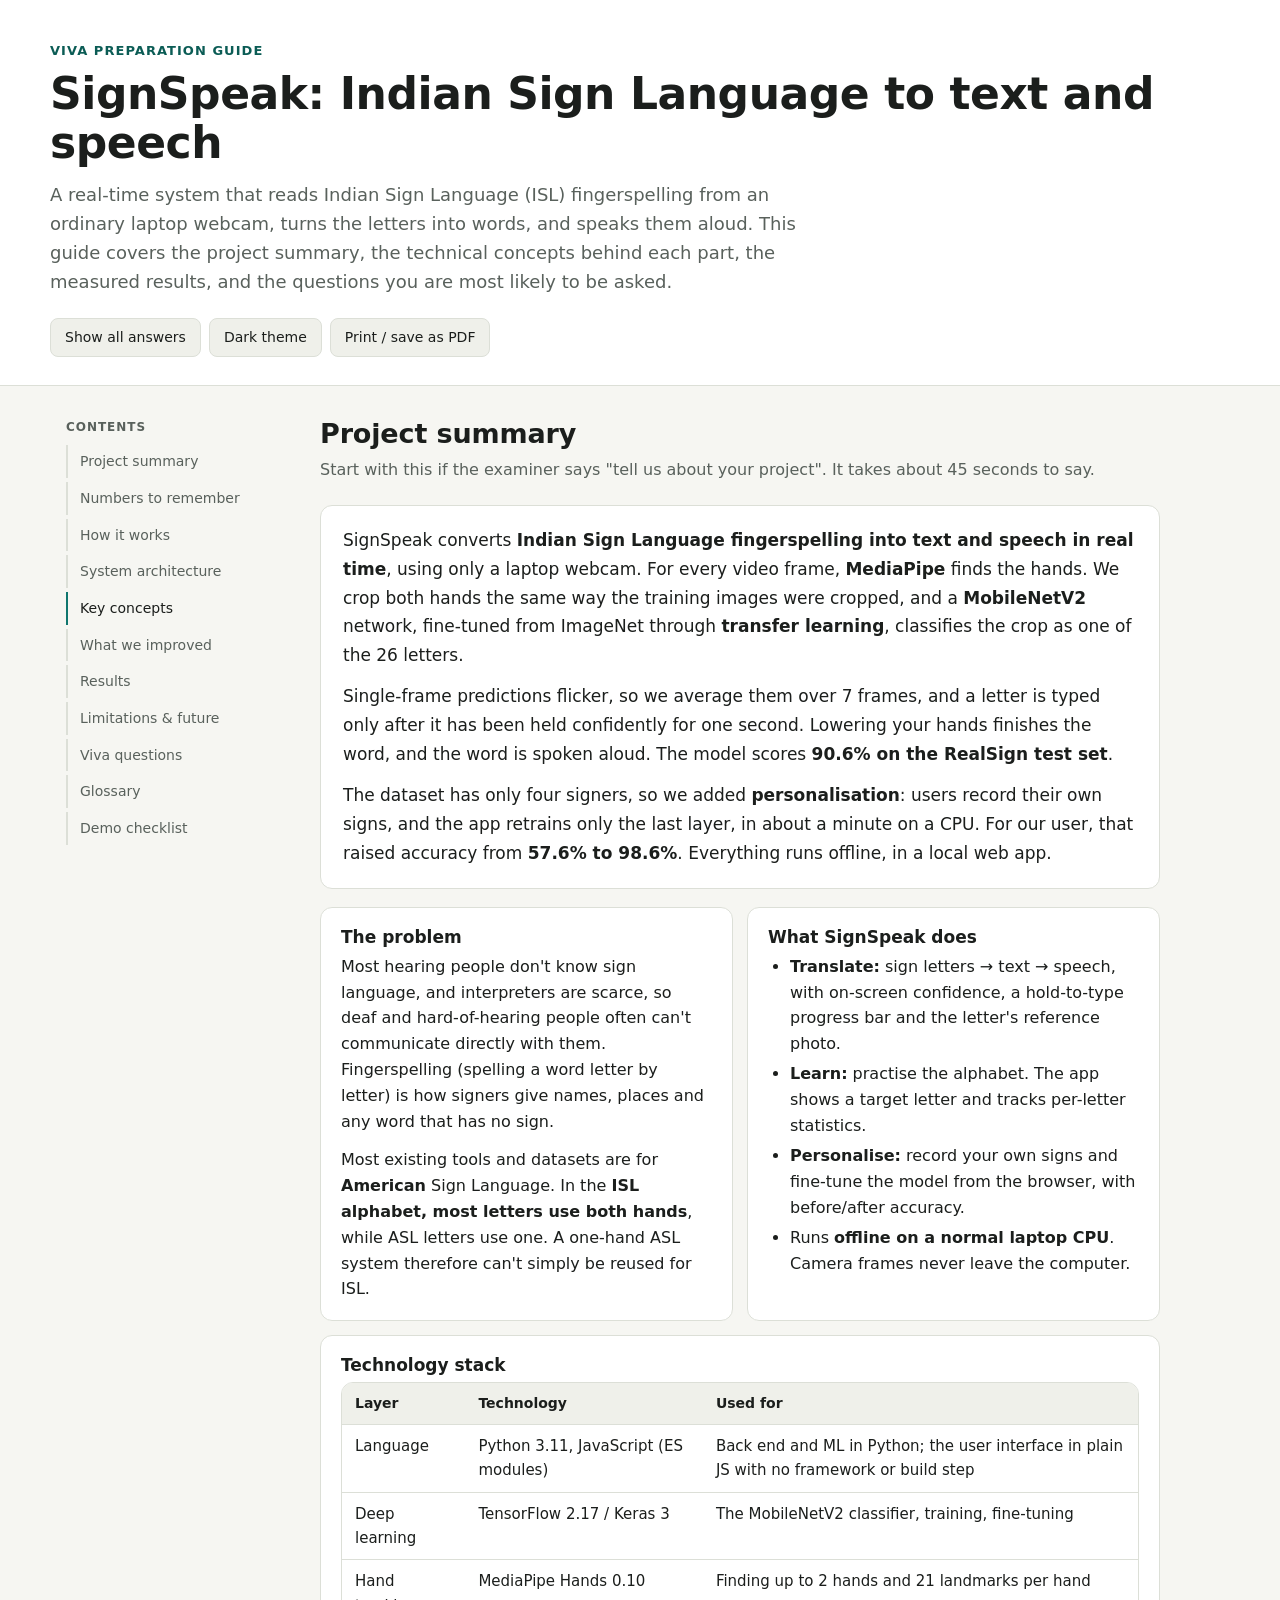
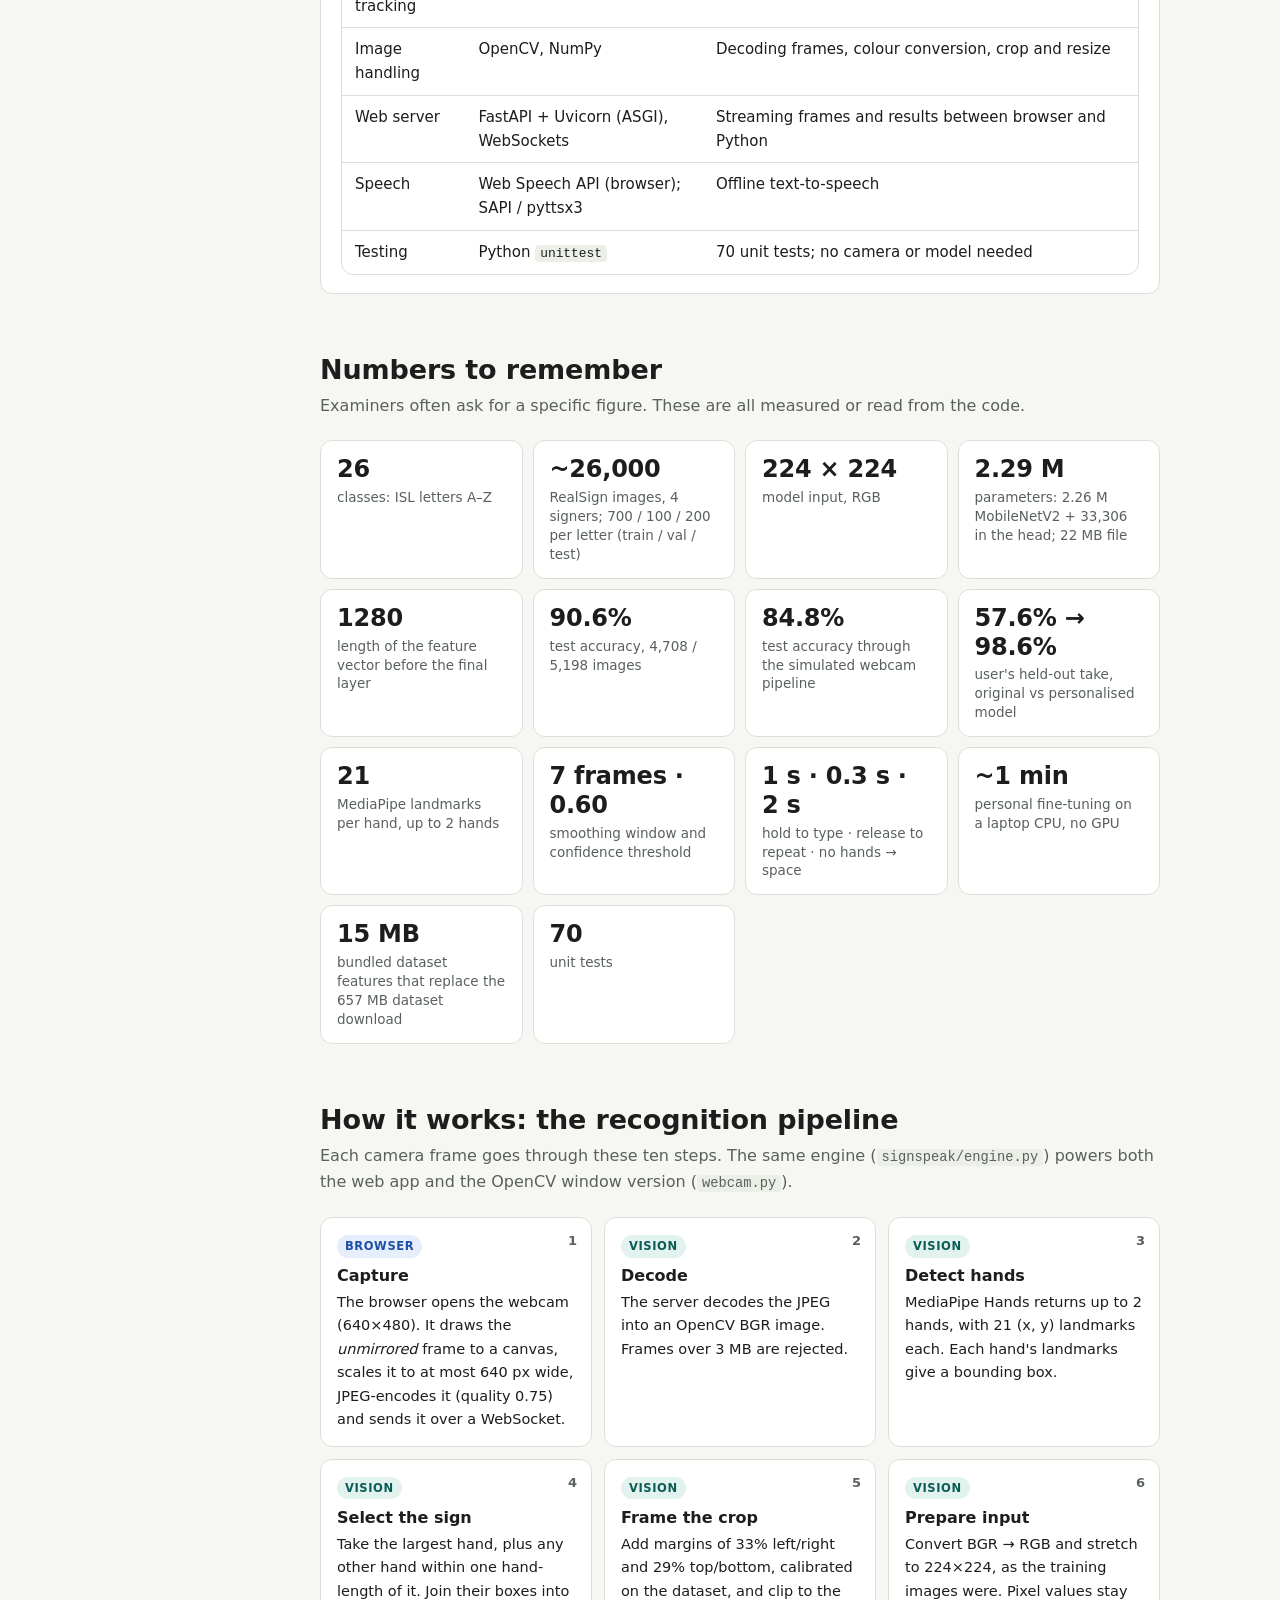
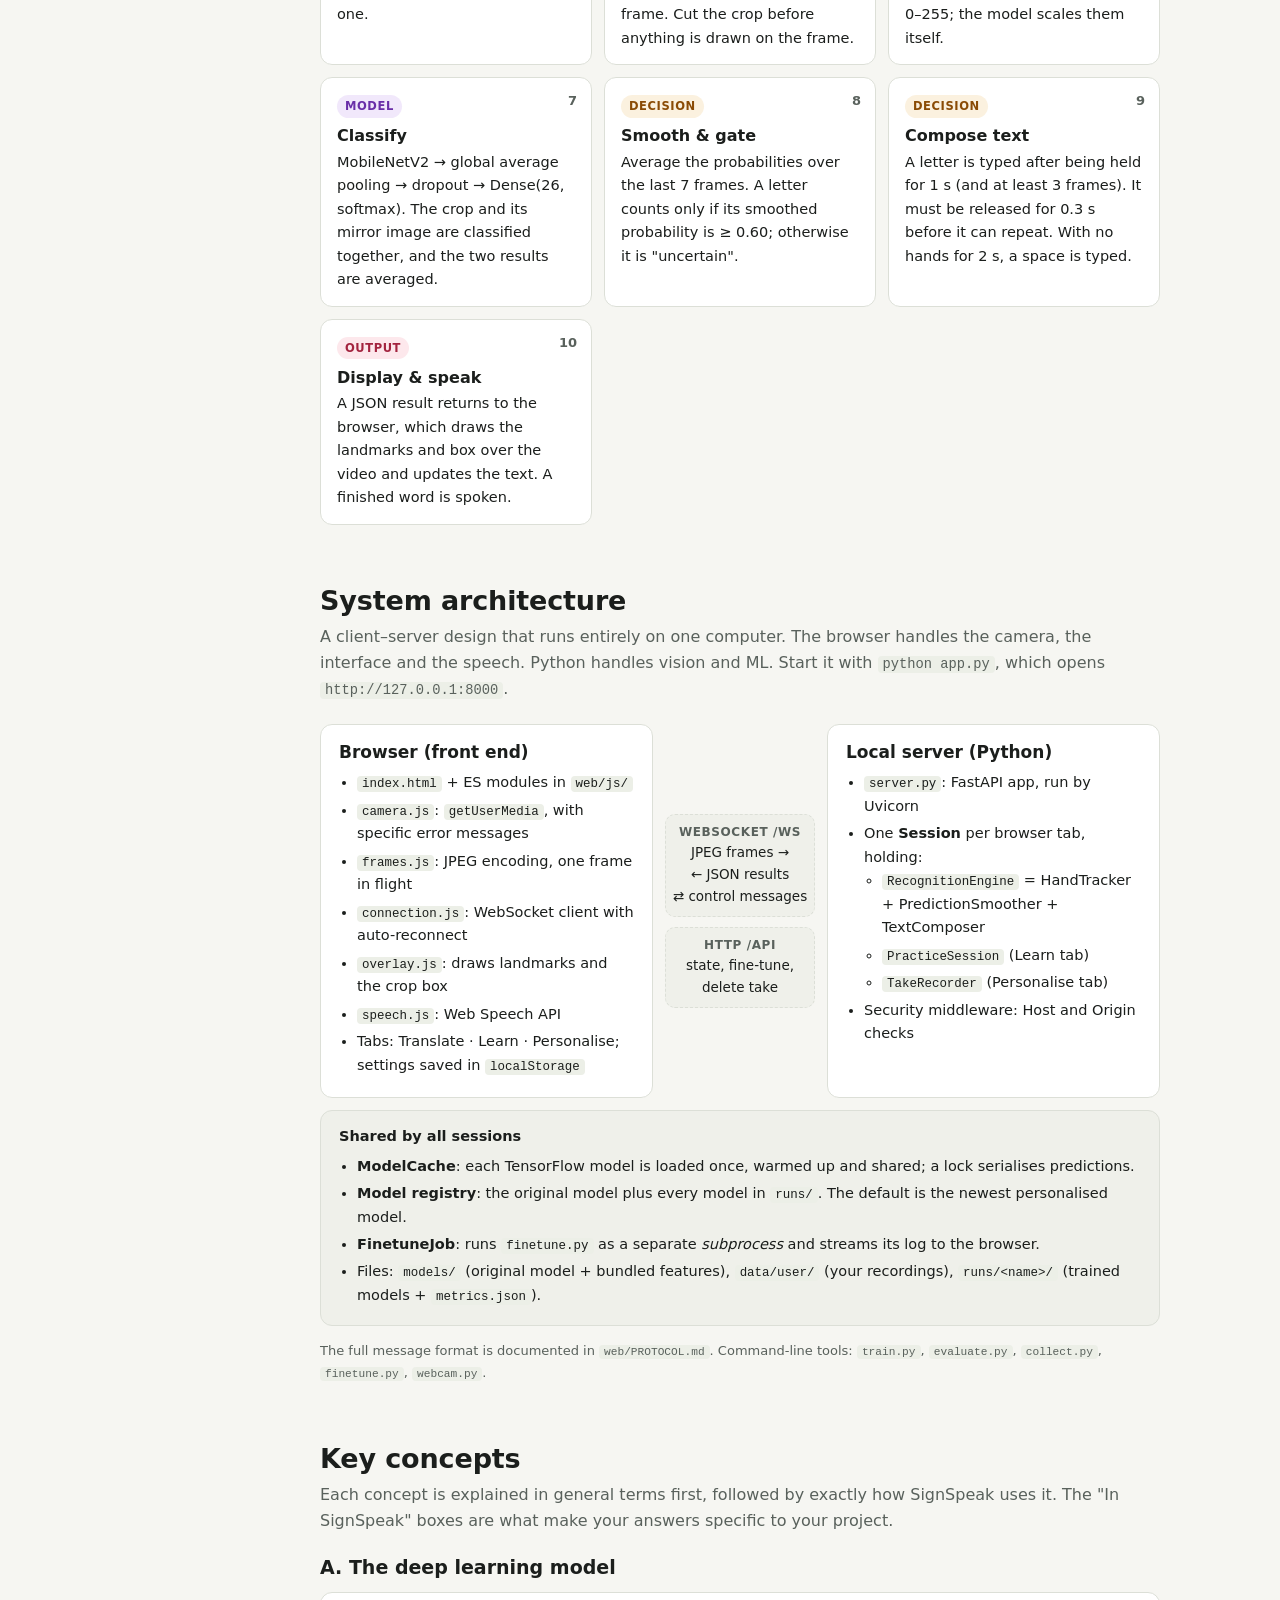
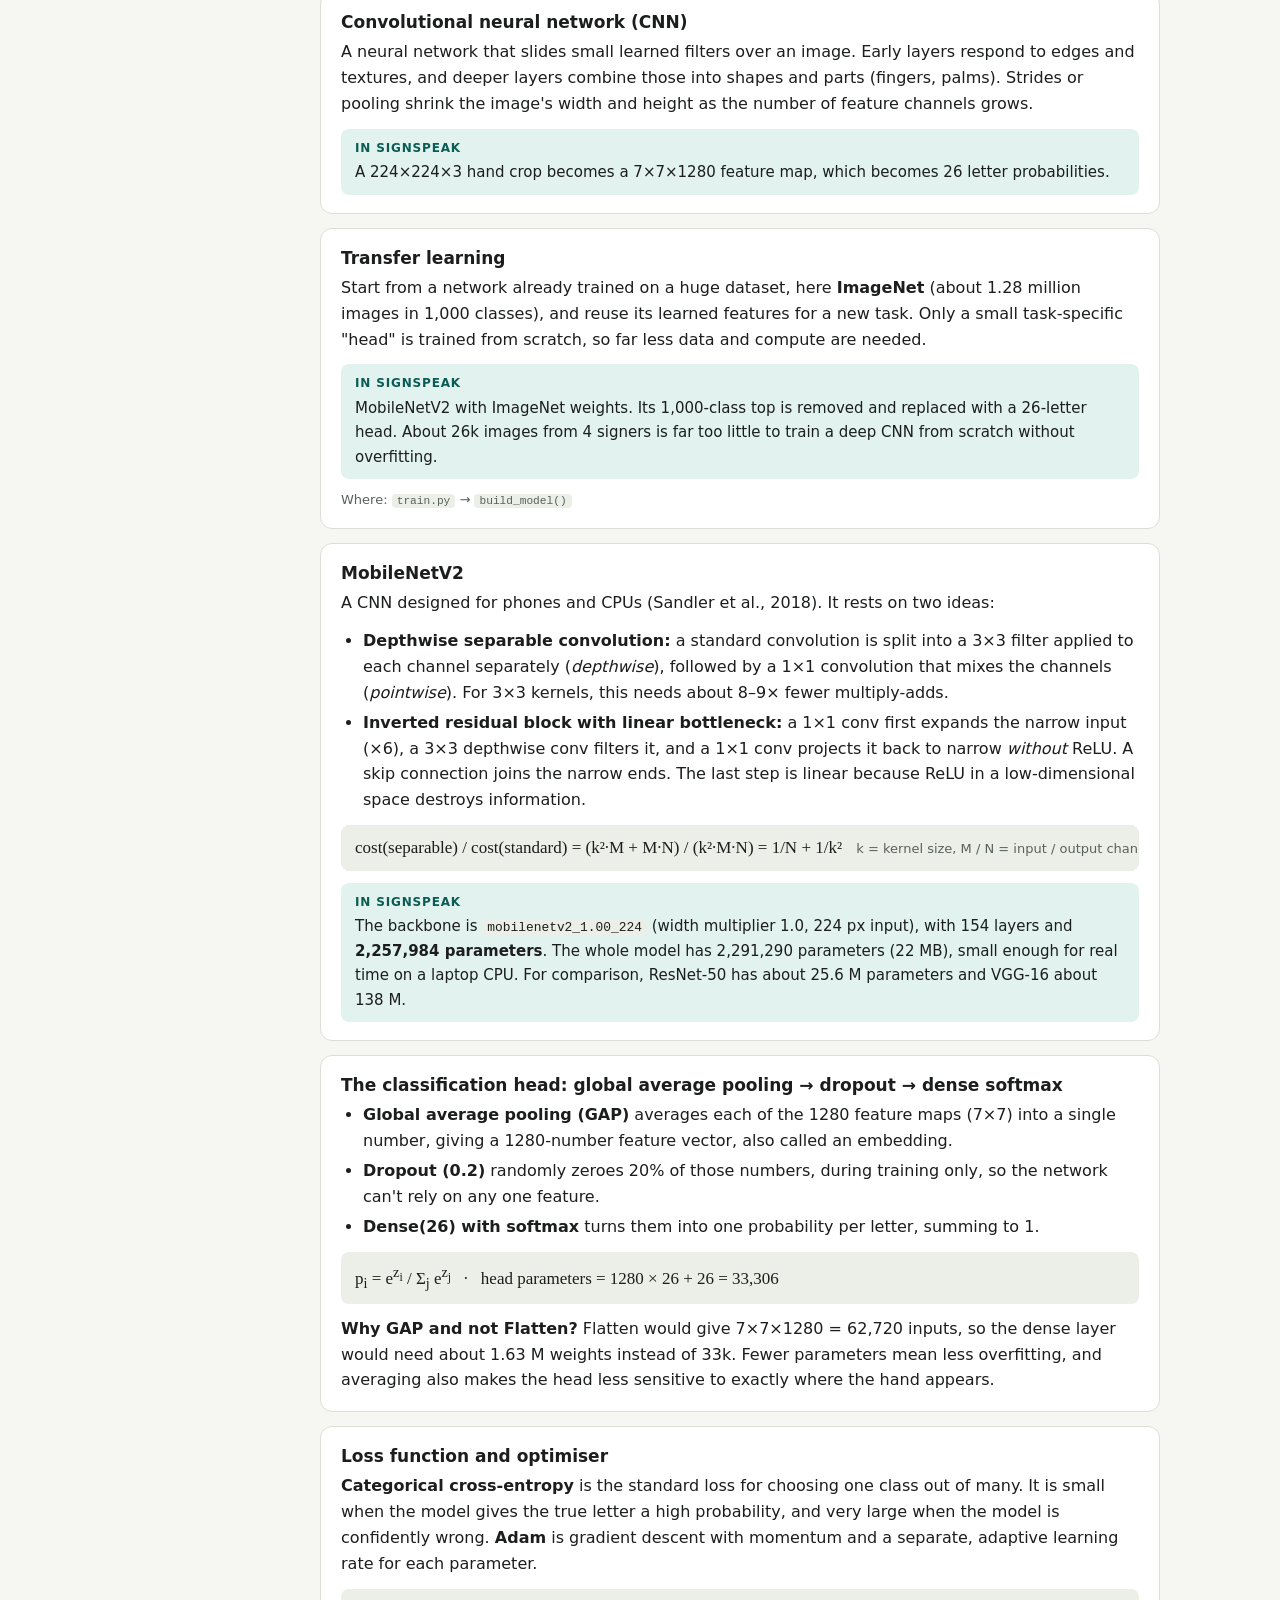
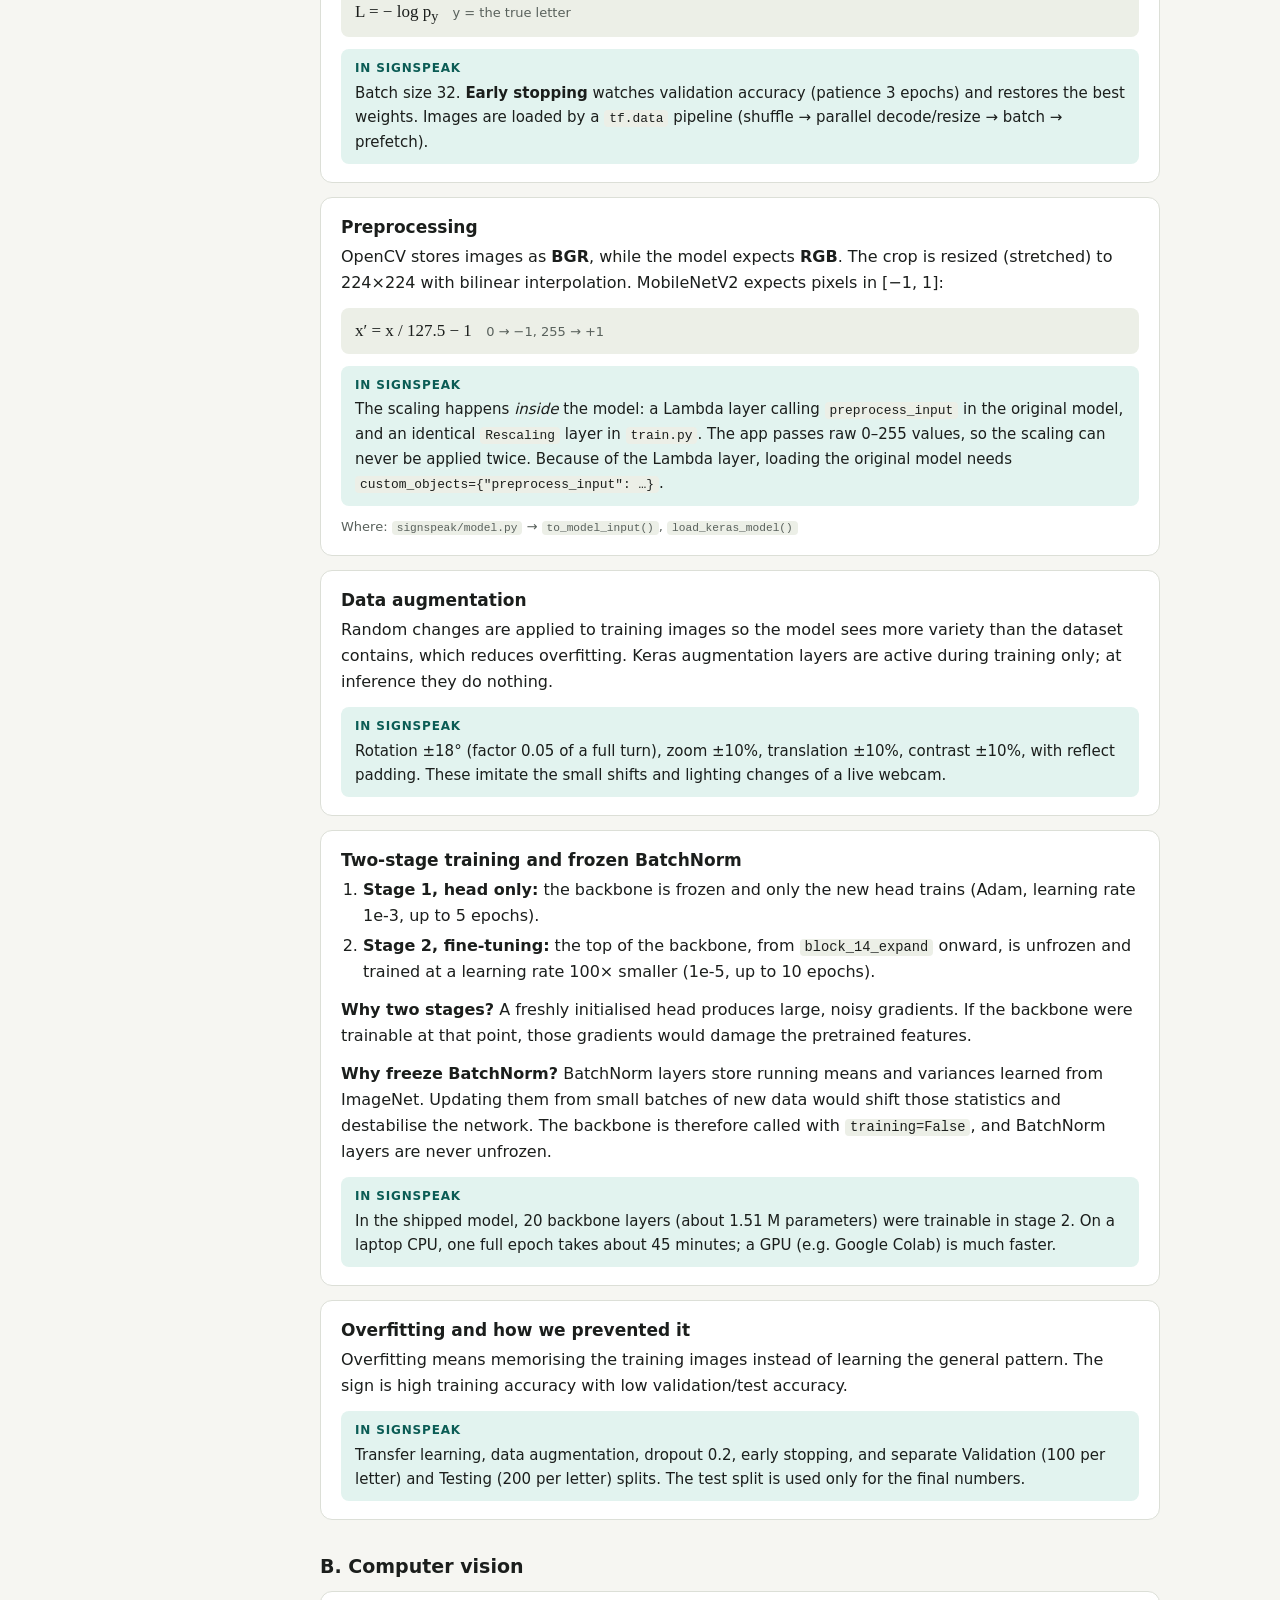
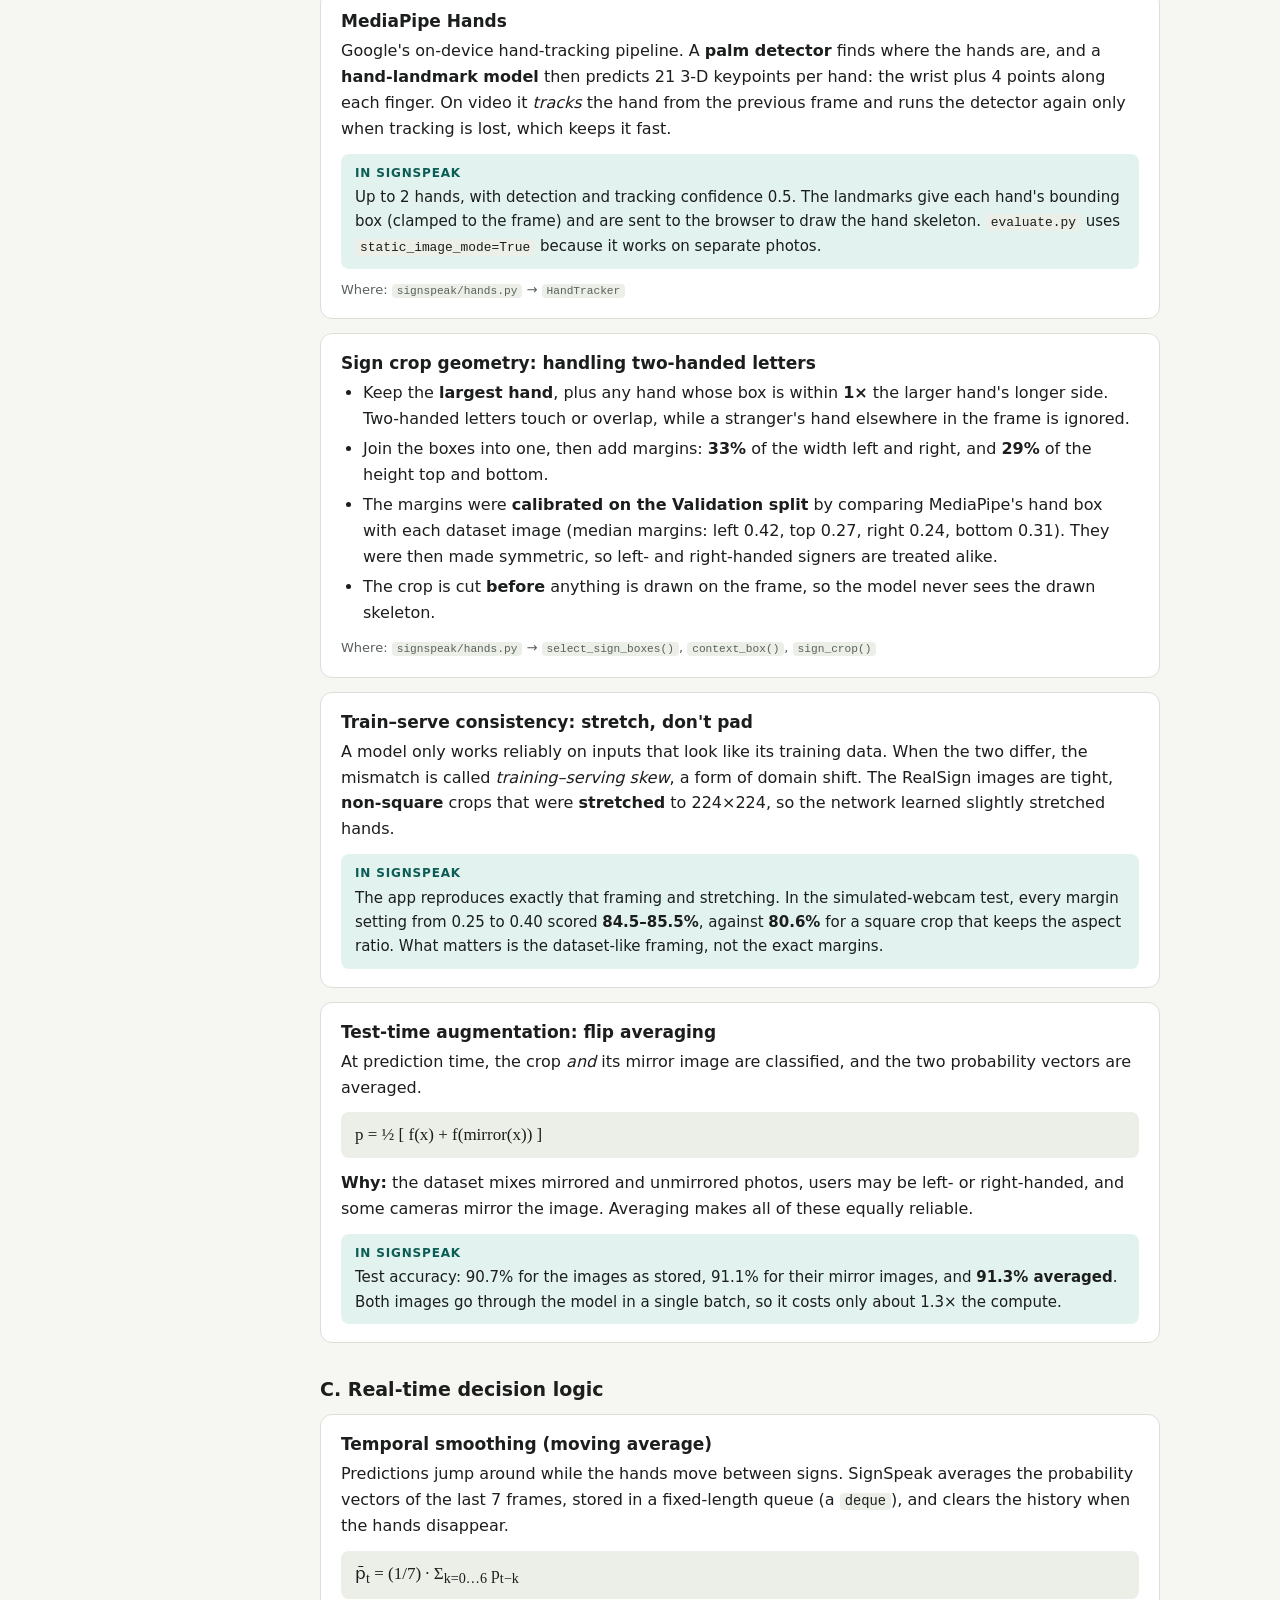
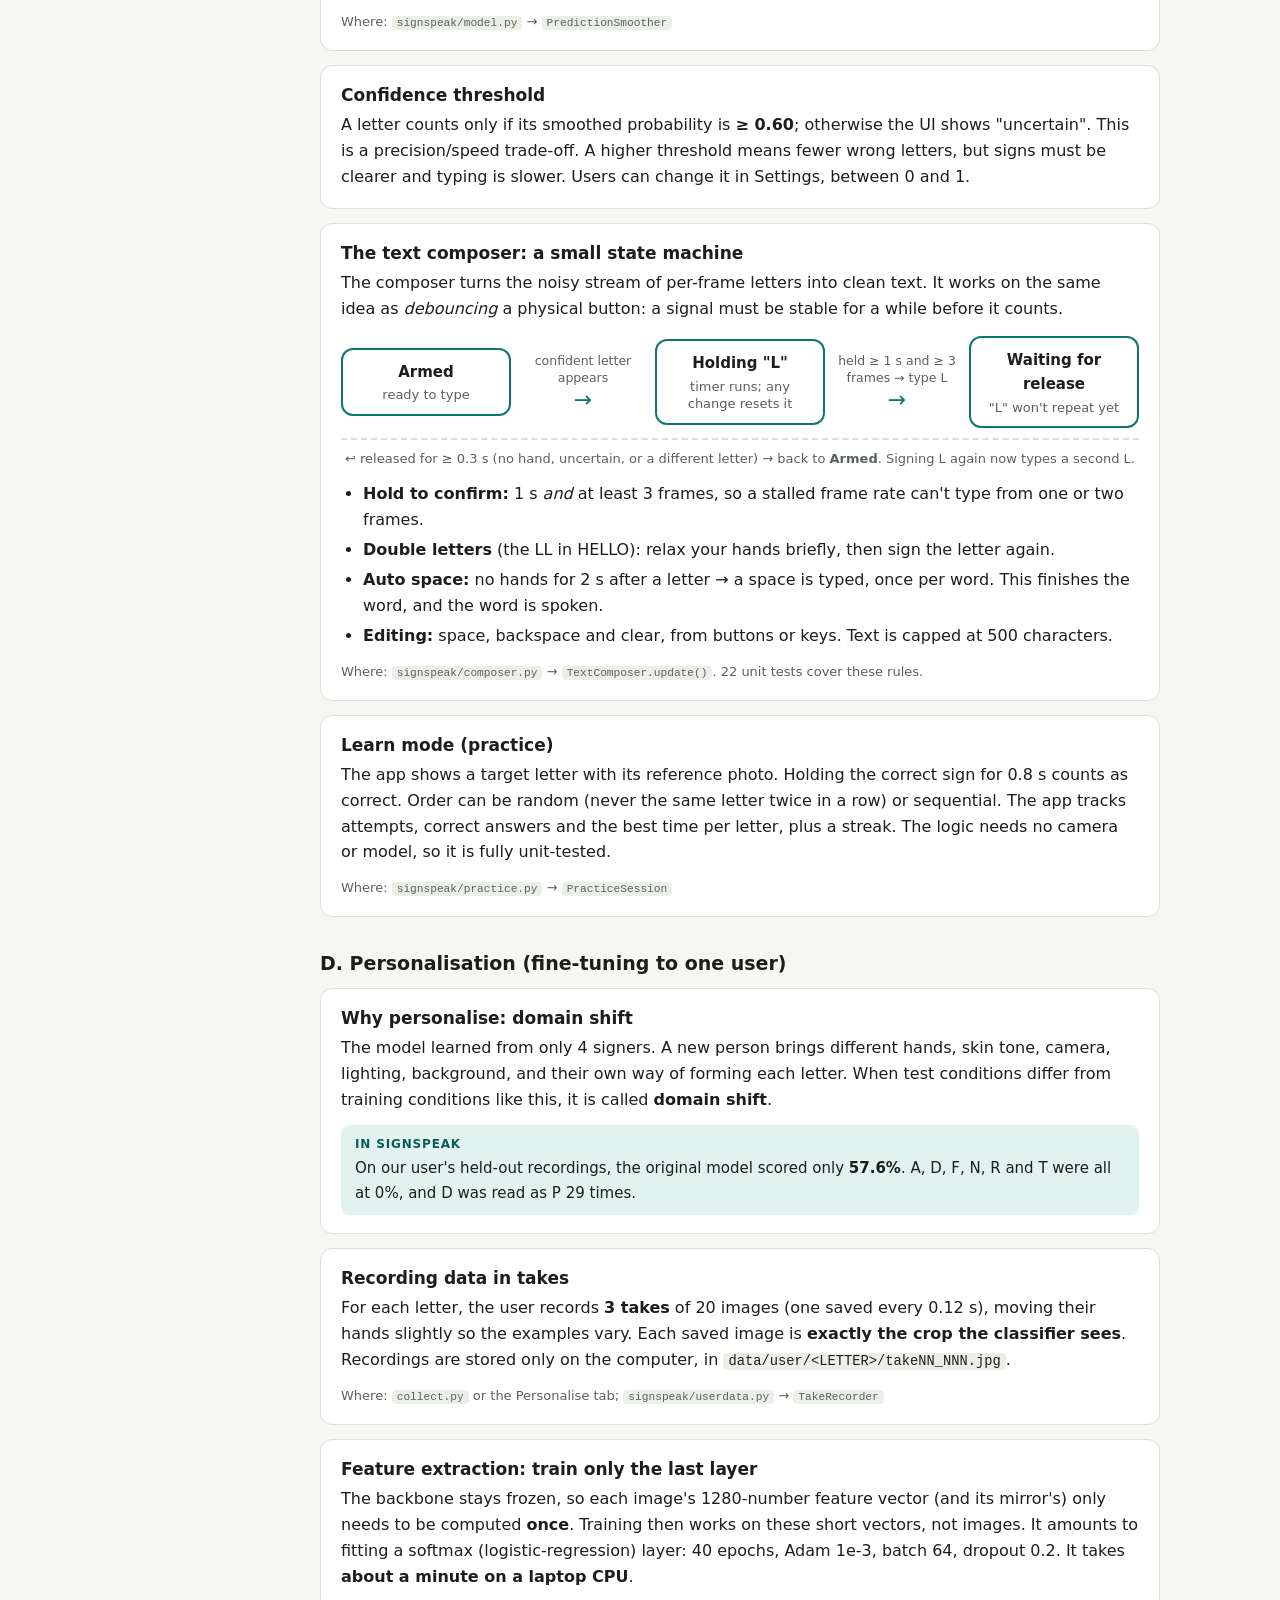
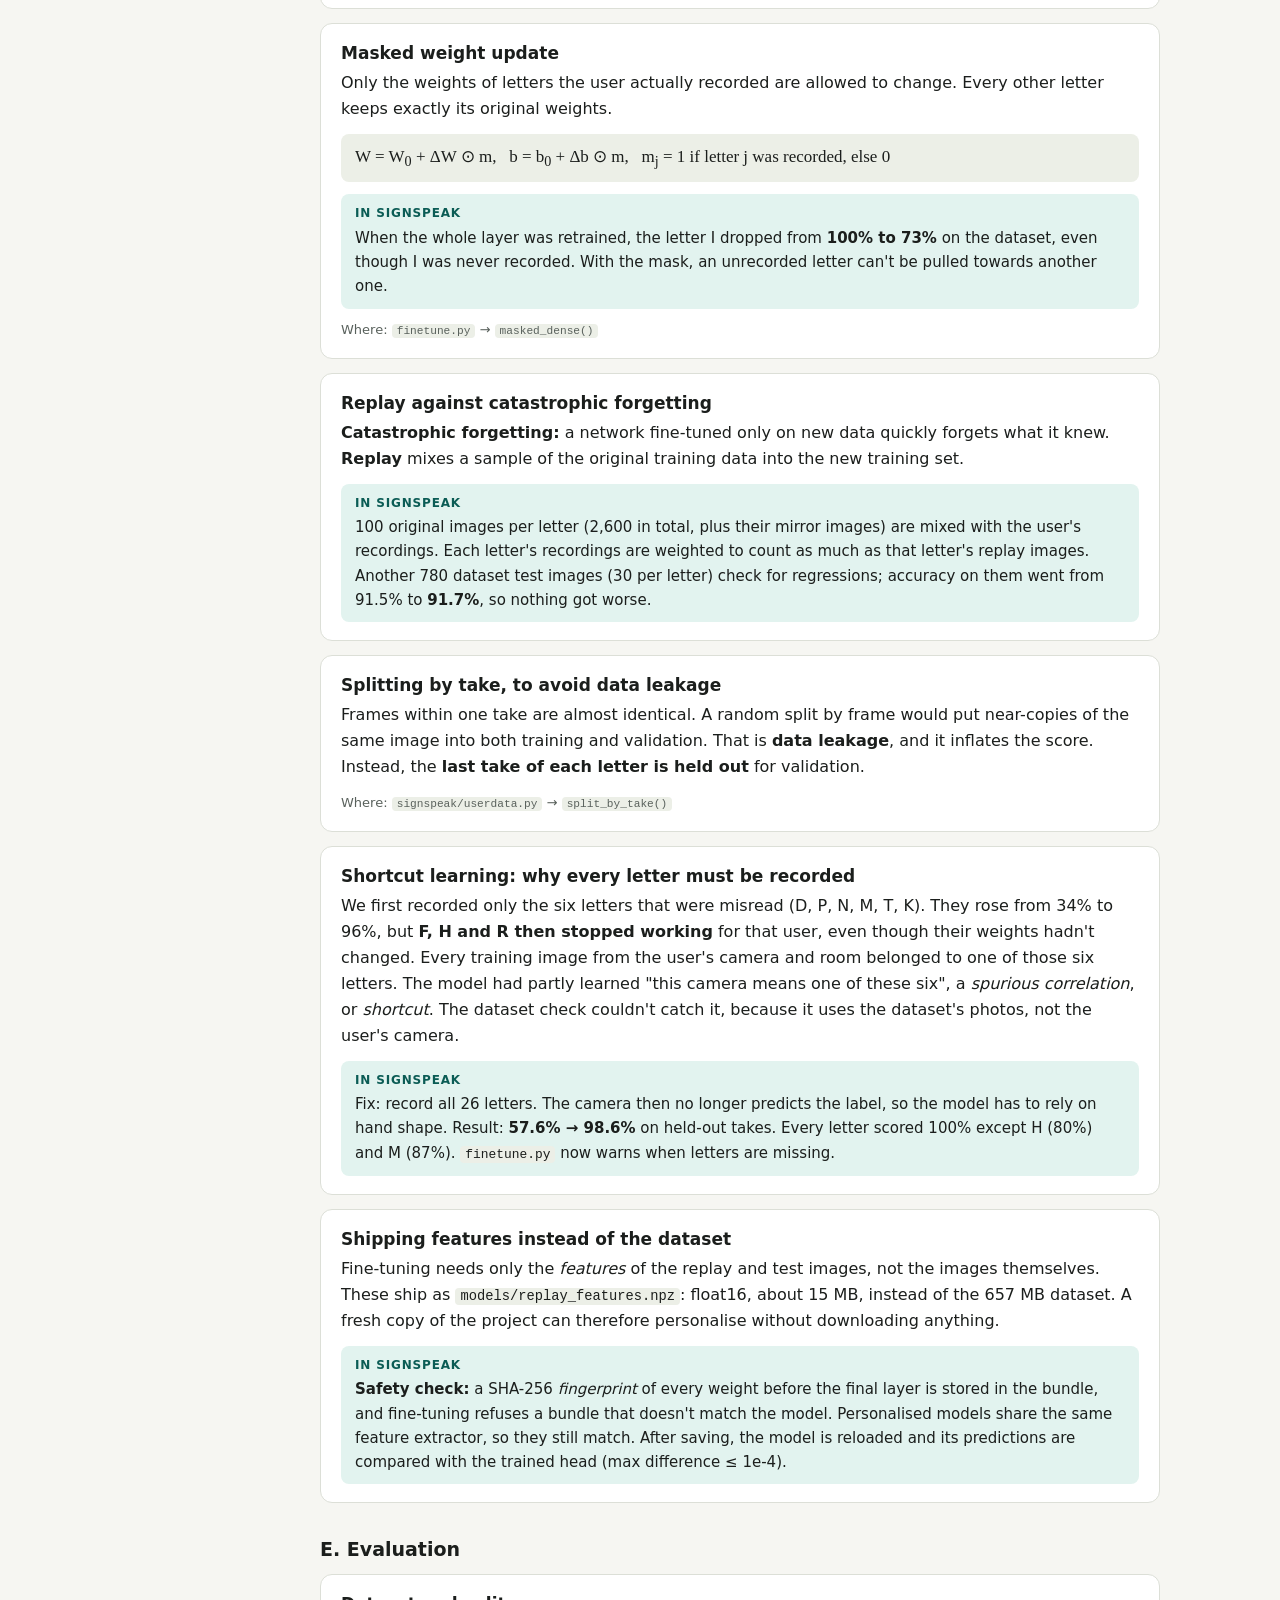
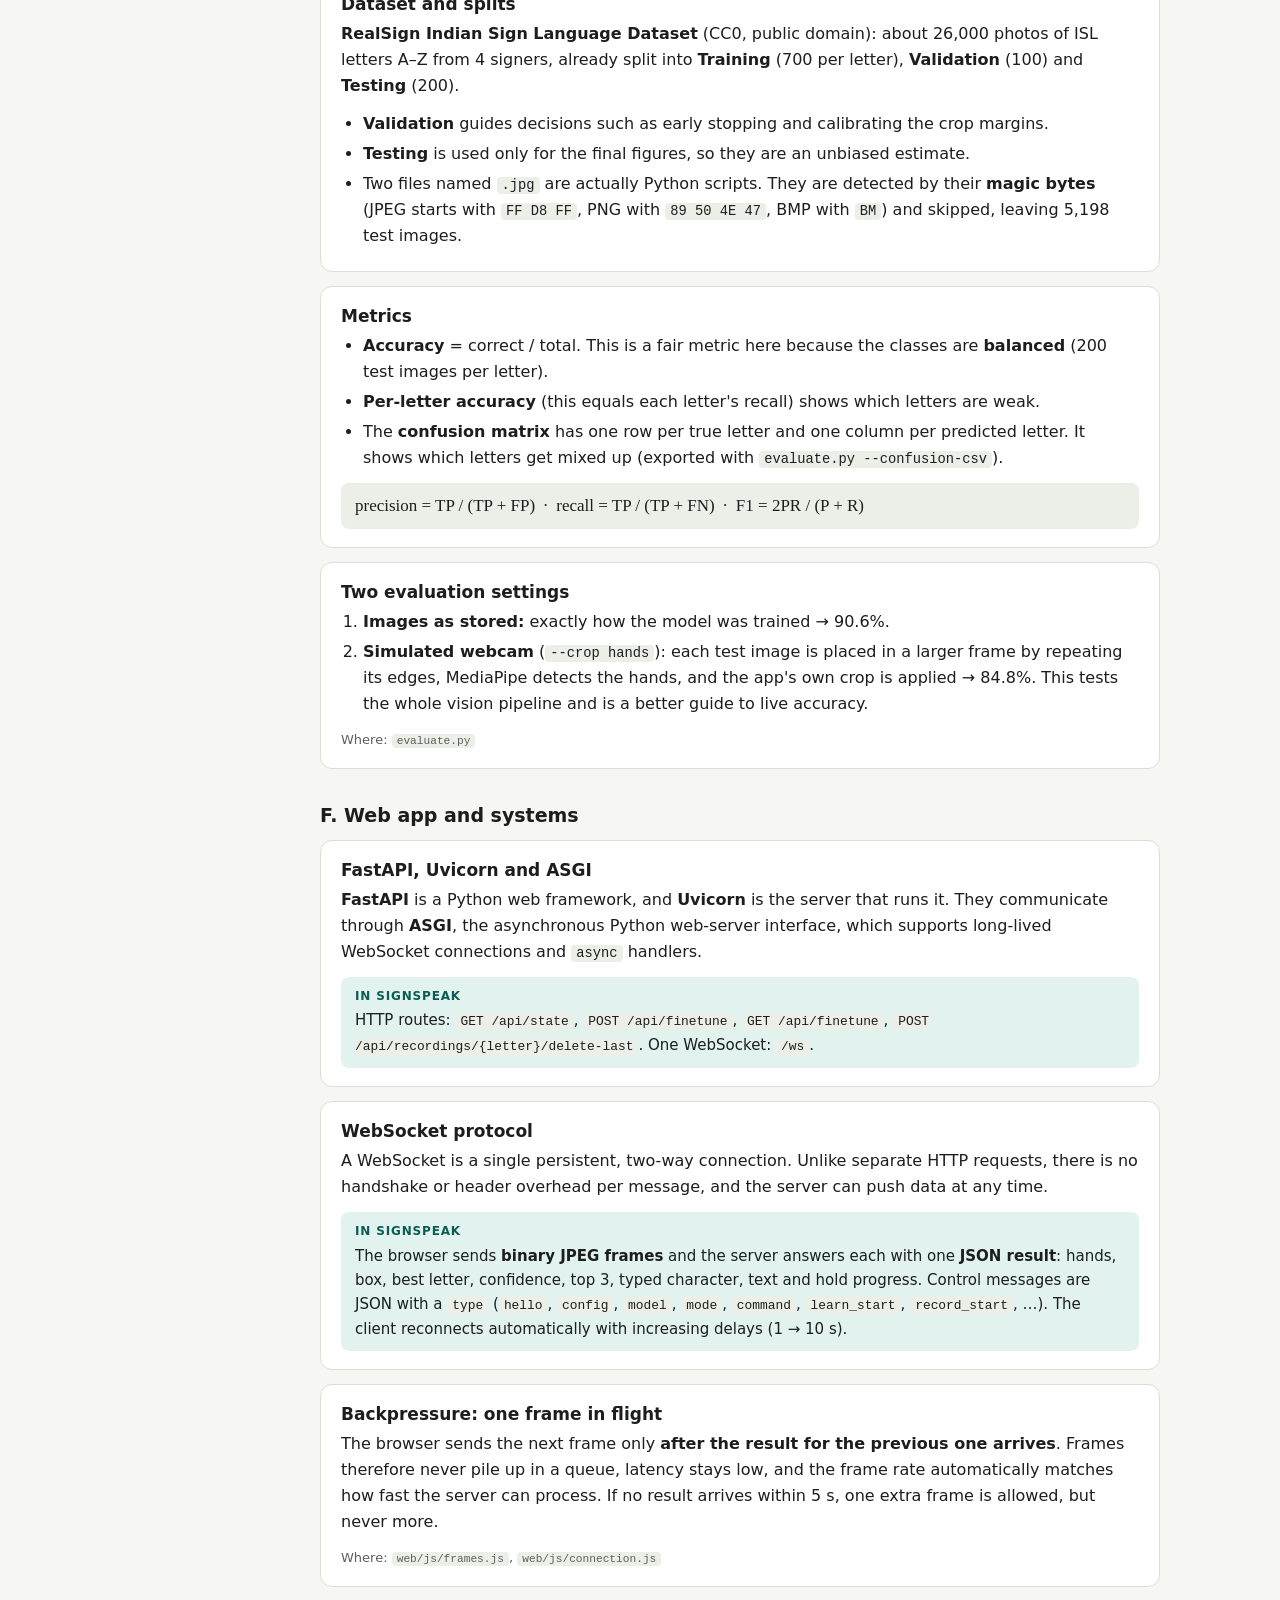
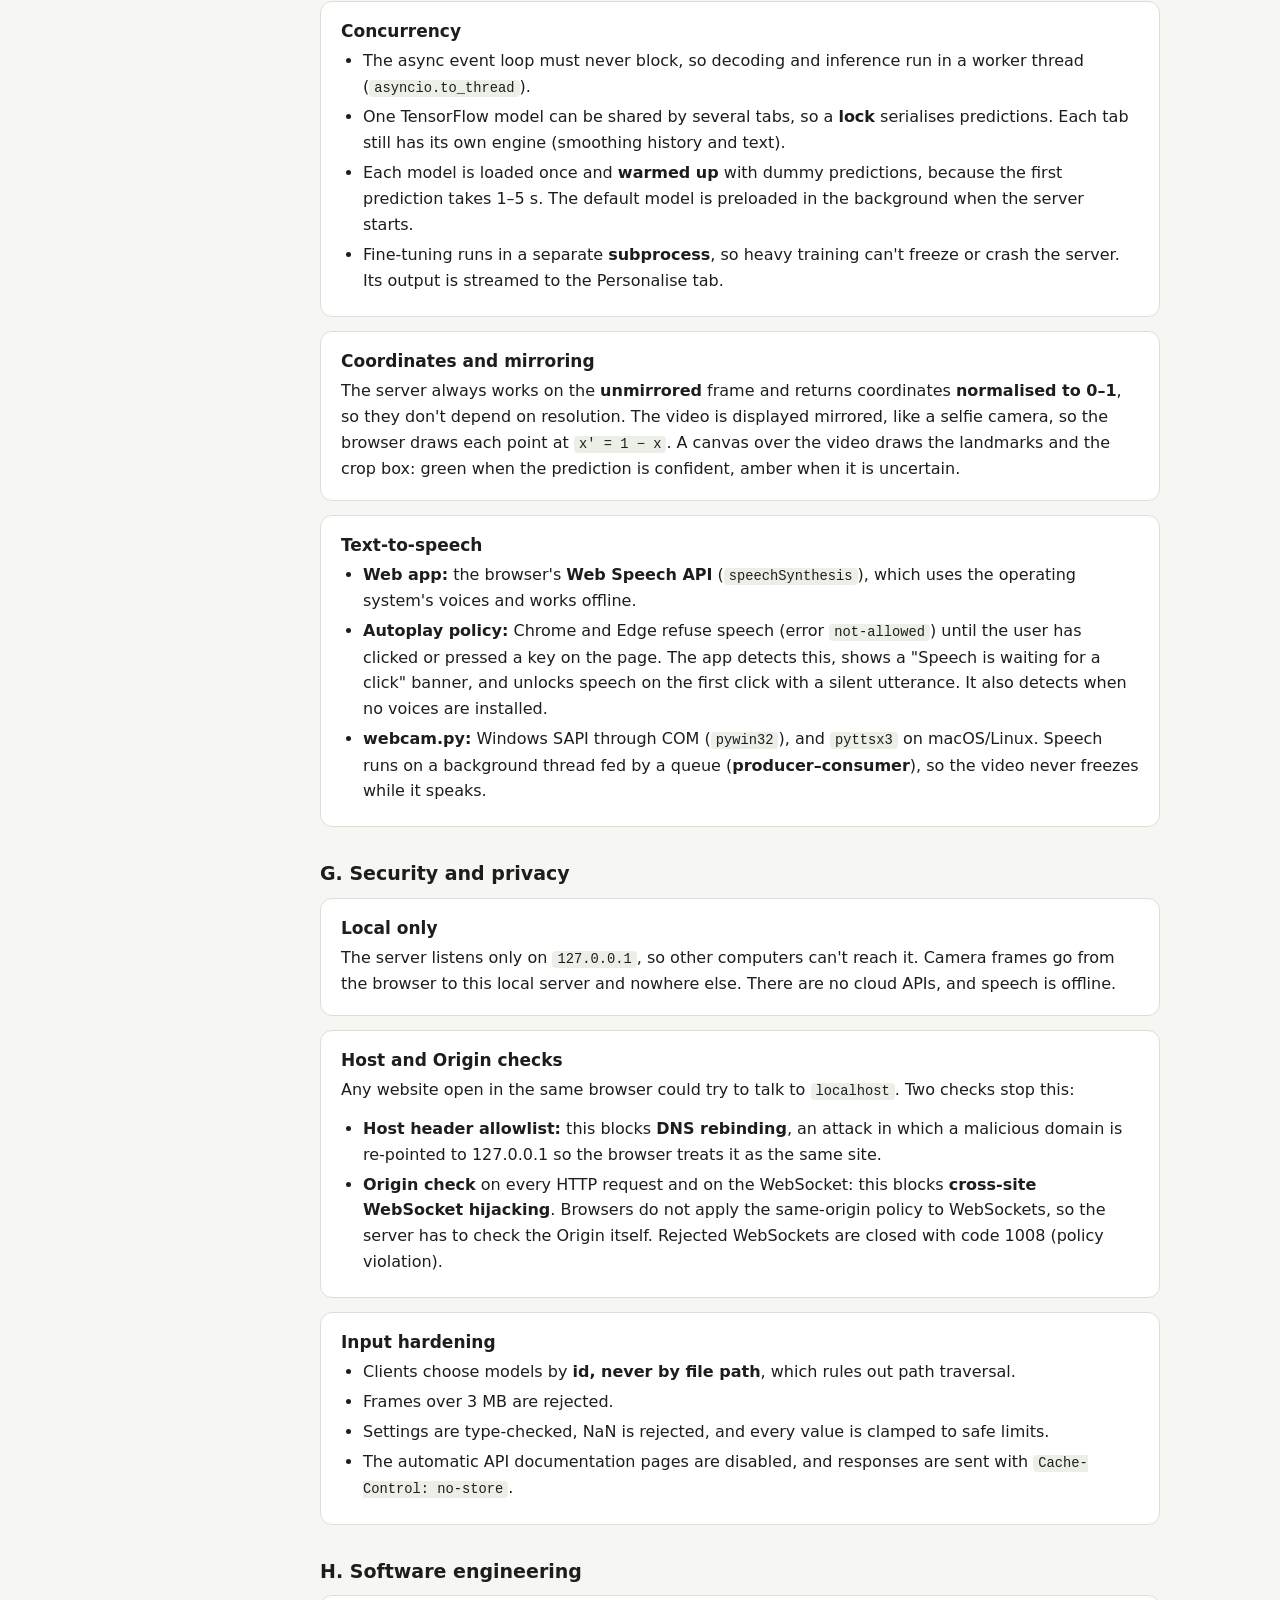
<file: docs/viva-guide.html>
<!doctype html>
<html lang="en">
<head>
<meta charset="utf-8">
<meta name="viewport" content="width=device-width, initial-scale=1">
<title>SignSpeak Viva Guide</title>
<meta name="description" content="Project summary, key technical concepts and likely viva questions for SignSpeak, a real-time Indian Sign Language fingerspelling to text and speech system.">
<script>
  try {
    var t = localStorage.getItem('vg-theme');
    if (t === 'light' || t === 'dark') document.documentElement.setAttribute('data-theme', t);
  } catch (e) {}
</script>
<style>
  :root {
    --bg: #f6f6f2;
    --surface: #ffffff;
    --surface-2: #eff0ea;
    --text: #1b1e1c;
    --muted: #59615c;
    --border: #dcdfd7;
    --accent: #0f766e;
    --accent-soft: #e2f3ef;
    --accent-text: #0b5c55;
    --warn: #a35a06;
    --warn-soft: #fbf1df;
    --code-bg: #ecefe7;
    --chip-browser: #e6eefc; --chip-browser-t: #1e4fa8;
    --chip-vision: #e2f3ef;  --chip-vision-t: #0b5c55;
    --chip-model: #f1e8fb;   --chip-model-t: #6a2fa8;
    --chip-logic: #fbf1df;   --chip-logic-t: #8a4b05;
    --chip-out: #fde8ec;     --chip-out-t: #a3243f;
    color-scheme: light;
  }
  @media (prefers-color-scheme: dark) {
    :root:not([data-theme="light"]) {
      --bg: #111412;
      --surface: #191d1b;
      --surface-2: #212623;
      --text: #e6eae7;
      --muted: #9ba59f;
      --border: #2d3330;
      --accent: #4fd1c0;
      --accent-soft: #143430;
      --accent-text: #8ee8dc;
      --warn: #f2b44c;
      --warn-soft: #33270f;
      --code-bg: #232926;
      --chip-browser: #1a2944; --chip-browser-t: #9dbcf5;
      --chip-vision: #143430;  --chip-vision-t: #8ee8dc;
      --chip-model: #2b1d3d;   --chip-model-t: #cfa8f5;
      --chip-logic: #33270f;   --chip-logic-t: #f2c47a;
      --chip-out: #3a1a22;     --chip-out-t: #f5a3b5;
      color-scheme: dark;
    }
  }
  :root[data-theme="dark"] {
    --bg: #111412;
    --surface: #191d1b;
    --surface-2: #212623;
    --text: #e6eae7;
    --muted: #9ba59f;
    --border: #2d3330;
    --accent: #4fd1c0;
    --accent-soft: #143430;
    --accent-text: #8ee8dc;
    --warn: #f2b44c;
    --warn-soft: #33270f;
    --code-bg: #232926;
    --chip-browser: #1a2944; --chip-browser-t: #9dbcf5;
    --chip-vision: #143430;  --chip-vision-t: #8ee8dc;
    --chip-model: #2b1d3d;   --chip-model-t: #cfa8f5;
    --chip-logic: #33270f;   --chip-logic-t: #f2c47a;
    --chip-out: #3a1a22;     --chip-out-t: #f5a3b5;
    color-scheme: dark;
  }

  * { box-sizing: border-box; }
  [hidden] { display: none !important; }
  html { -webkit-text-size-adjust: 100%; scroll-behavior: smooth; }
  body {
    margin: 0;
    background: var(--bg);
    color: var(--text);
    font: 16px/1.62 system-ui, -apple-system, "Segoe UI", Roboto, "Helvetica Neue", Arial, sans-serif;
  }
  a { color: var(--accent-text); }
  code, kbd {
    font-family: ui-monospace, SFMono-Regular, Consolas, "Liberation Mono", Menlo, monospace;
    font-size: .86em;
    background: var(--code-bg);
    padding: 1px 5px;
    border-radius: 4px;
    overflow-wrap: anywhere;
  }
  strong { font-weight: 650; }

  .wrap { max-width: 1180px; margin: 0 auto; padding: 0 16px; }

  /* ---------- header ---------- */
  .hero { background: var(--surface); border-bottom: 1px solid var(--border); }
  .hero-inner { padding: 40px 0 28px; }
  .eyebrow {
    font-size: 13px; letter-spacing: .08em; text-transform: uppercase;
    color: var(--accent-text); font-weight: 650; margin: 0;
  }
  h1 { font-size: clamp(30px, 5vw, 44px); line-height: 1.12; margin: 8px 0 12px; letter-spacing: -.01em; }
  .lede { font-size: 18px; color: var(--muted); max-width: 780px; margin: 0; }
  .toolbar { display: flex; flex-wrap: wrap; gap: 8px; margin-top: 22px; }
  button {
    font: inherit; font-size: 14px; padding: 7px 14px; border-radius: 8px;
    border: 1px solid var(--border); background: var(--surface-2); color: var(--text); cursor: pointer;
  }
  button:hover { border-color: var(--accent); }
  button:focus-visible, a:focus-visible, summary:focus-visible, input:focus-visible {
    outline: 2px solid var(--accent); outline-offset: 2px;
  }

  /* ---------- layout ---------- */
  .layout {
    display: grid; grid-template-columns: 210px minmax(0, 1fr); gap: 44px;
    padding-top: 32px; padding-bottom: 80px;
  }
  .toc { position: sticky; top: 18px; align-self: start; font-size: 14px; }
  .toc p { margin: 0 0 8px; font-weight: 650; font-size: 12px; text-transform: uppercase; letter-spacing: .08em; color: var(--muted); }
  .toc ol { list-style: none; margin: 0; padding: 0; }
  .toc a {
    display: block; padding: 5px 12px; border-left: 2px solid var(--border);
    color: var(--muted); text-decoration: none;
  }
  .toc a:hover, .toc a.active { color: var(--text); border-left-color: var(--accent); }
  main { min-width: 0; max-width: 840px; }
  section { scroll-margin-top: 16px; margin-bottom: 60px; }
  h2 { font-size: 27px; line-height: 1.22; margin: 0 0 6px; letter-spacing: -.005em; }
  .section-intro { color: var(--muted); margin: 0 0 22px; }
  h3 { font-size: 19px; line-height: 1.3; margin: 34px 0 12px; }
  h3:first-of-type { margin-top: 0; }
  h4 { font-size: 17px; line-height: 1.3; margin: 0 0 6px; }
  p { margin: 0 0 12px; }
  ul, ol { margin: 0 0 12px; padding-left: 22px; }
  li { margin-bottom: 4px; }

  /* ---------- cards ---------- */
  .card {
    background: var(--surface); border: 1px solid var(--border); border-radius: 12px;
    padding: 18px 20px; margin-bottom: 14px;
  }
  .card > :last-child { margin-bottom: 0; }
  .in-app {
    margin: 12px 0 0; padding: 10px 14px; background: var(--accent-soft);
    border-radius: 8px; font-size: 15px;
  }
  .in-app > :last-child { margin-bottom: 0; }
  .in-app .label, .tip .label {
    display: block; font-size: 12px; font-weight: 700; letter-spacing: .07em;
    text-transform: uppercase; color: var(--accent-text); margin-bottom: 2px;
  }
  .where { font-size: 13px; color: var(--muted); margin: 10px 0 0; }
  .formula {
    font-family: "Cambria Math", "STIX Two Math", "Times New Roman", Georgia, serif;
    font-size: 17px; background: var(--code-bg); padding: 9px 14px; border-radius: 8px;
    margin: 10px 0 12px; overflow-x: auto; white-space: nowrap;
  }
  .formula small { font-family: system-ui, -apple-system, "Segoe UI", sans-serif; font-size: 13px; color: var(--muted); margin-left: 10px; }
  .tip {
    border-left: 3px solid var(--accent); background: var(--surface); padding: 12px 16px;
    border-radius: 0 10px 10px 0; margin: 0 0 16px; border-top: 1px solid var(--border);
    border-right: 1px solid var(--border); border-bottom: 1px solid var(--border);
  }
  .tip.warn { border-left-color: var(--warn); }
  .tip.warn .label { color: var(--warn); }
  .tip > :last-child { margin-bottom: 0; }

  /* ---------- pitch ---------- */
  .pitch {
    font-size: 17px; line-height: 1.7; background: var(--surface); border: 1px solid var(--border);
    border-radius: 12px; padding: 20px 22px; margin-bottom: 18px;
  }
  .pitch p:last-child { margin-bottom: 0; }

  /* ---------- facts ---------- */
  .facts { display: grid; grid-template-columns: repeat(auto-fill, minmax(178px, 1fr)); gap: 10px; }
  .fact { background: var(--surface); border: 1px solid var(--border); border-radius: 12px; padding: 14px 16px; }
  .fact b { display: block; font-size: 24px; line-height: 1.2; font-variant-numeric: tabular-nums; letter-spacing: -.01em; }
  .fact span { display: block; font-size: 13.5px; color: var(--muted); margin-top: 4px; line-height: 1.4; }

  /* ---------- pipeline ---------- */
  .pipeline { list-style: none; padding: 0; margin: 0; display: grid; grid-template-columns: repeat(auto-fill, minmax(245px, 1fr)); gap: 12px; counter-reset: step; }
  .pipeline li {
    counter-increment: step; position: relative; margin: 0;
    background: var(--surface); border: 1px solid var(--border); border-radius: 12px; padding: 14px 16px 14px 16px;
  }
  .pipeline li::before {
    content: counter(step); position: absolute; top: 12px; right: 14px;
    font-size: 13px; font-weight: 700; color: var(--muted); font-variant-numeric: tabular-nums;
  }
  .pipeline h4 { font-size: 16px; margin: 8px 0 4px; }
  .pipeline p { font-size: 14.5px; margin: 0; color: var(--text); }
  .chip {
    display: inline-block; font-size: 11.5px; font-weight: 700; letter-spacing: .05em; text-transform: uppercase;
    padding: 2px 8px; border-radius: 999px;
  }
  .chip.browser { background: var(--chip-browser); color: var(--chip-browser-t); }
  .chip.vision { background: var(--chip-vision); color: var(--chip-vision-t); }
  .chip.model { background: var(--chip-model); color: var(--chip-model-t); }
  .chip.logic { background: var(--chip-logic); color: var(--chip-logic-t); }
  .chip.out { background: var(--chip-out); color: var(--chip-out-t); }

  /* ---------- architecture ---------- */
  .arch { display: grid; grid-template-columns: minmax(0, 1fr) 150px minmax(0, 1fr); gap: 12px; align-items: stretch; margin-bottom: 12px; }
  .arch-box { background: var(--surface); border: 1px solid var(--border); border-radius: 12px; padding: 16px 18px; }
  .arch-box h4 { margin-bottom: 8px; }
  .arch-box ul { font-size: 14.5px; margin: 0; padding-left: 18px; }
  .arch-link {
    display: flex; flex-direction: column; justify-content: center; gap: 10px; text-align: center;
    font-size: 13.5px; color: var(--muted);
  }
  .arch-link .lane { border: 1px dashed var(--border); border-radius: 10px; padding: 8px 6px; background: var(--surface-2); color: var(--text); }
  .arch-link .lane b { display: block; font-size: 12px; letter-spacing: .05em; text-transform: uppercase; color: var(--muted); }
  .arch-shared { background: var(--surface-2); border: 1px solid var(--border); border-radius: 12px; padding: 14px 18px; font-size: 14.5px; }
  .arch-shared ul { margin: 6px 0 0; padding-left: 18px; }

  /* ---------- state machine ---------- */
  .fsm { display: grid; grid-template-columns: minmax(0, 1fr) 132px minmax(0, 1fr) 132px minmax(0, 1fr); align-items: center; gap: 6px; margin: 14px 0 10px; }
  .state { border: 2px solid var(--accent); border-radius: 12px; padding: 10px 12px; text-align: center; background: var(--surface); }
  .state b { display: block; font-size: 15px; }
  .state span { display: block; font-size: 13px; color: var(--muted); line-height: 1.35; margin-top: 2px; }
  .edge { text-align: center; font-size: 12.5px; color: var(--muted); line-height: 1.35; }
  .edge::after { content: "\2192"; display: block; font-size: 22px; color: var(--accent); line-height: 1; margin-top: 2px; }
  .fsm-back { text-align: center; font-size: 13px; color: var(--muted); border-top: 2px dashed var(--border); padding-top: 8px; margin: 4px 0 12px; }

  /* ---------- tables ---------- */
  .table-wrap { overflow-x: auto; border: 1px solid var(--border); border-radius: 12px; background: var(--surface); margin-bottom: 16px; }
  table { border-collapse: collapse; width: 100%; font-size: 15px; }
  th, td { padding: 9px 13px; text-align: left; border-bottom: 1px solid var(--border); vertical-align: top; }
  tr:last-child td { border-bottom: 0; }
  th { background: var(--surface-2); font-weight: 650; font-size: 14px; }
  td.num, th.num { text-align: right; font-variant-numeric: tabular-nums; white-space: nowrap; }
  td.before { color: var(--muted); }

  /* ---------- Q&A ---------- */
  .qa-tools { display: flex; flex-wrap: wrap; gap: 10px; align-items: center; margin-bottom: 18px; }
  .qa-tools input {
    flex: 1 1 240px; min-width: 0; font: inherit; font-size: 15px; padding: 8px 12px; border-radius: 8px;
    border: 1px solid var(--border); background: var(--surface); color: var(--text);
  }
  .qa-tools .count { font-size: 14px; color: var(--muted); }
  .qa-group h3 { margin-top: 26px; }
  details.qa { background: var(--surface); border: 1px solid var(--border); border-radius: 10px; margin-bottom: 8px; }
  details.qa summary {
    cursor: pointer; list-style: none; padding: 11px 44px 11px 16px; font-weight: 600; position: relative;
  }
  details.qa summary::-webkit-details-marker { display: none; }
  details.qa summary::after {
    content: "+"; position: absolute; right: 16px; top: 8px; font-size: 20px; font-weight: 400; color: var(--accent);
  }
  details.qa[open] summary::after { content: "\2212"; }
  details.qa .answer { padding: 0 16px 14px; }
  details.qa .answer > :last-child { margin-bottom: 0; }

  /* ---------- glossary ---------- */
  dl.gloss { display: grid; grid-template-columns: 210px minmax(0, 1fr); margin: 0; background: var(--surface); border: 1px solid var(--border); border-radius: 12px; overflow: hidden; }
  dl.gloss dt, dl.gloss dd { margin: 0; padding: 9px 14px; border-bottom: 1px solid var(--border); }
  dl.gloss dt { font-weight: 650; background: var(--surface-2); }
  dl.gloss dt:last-of-type, dl.gloss dd:last-of-type { border-bottom: 0; }

  .two-col { display: grid; grid-template-columns: 1fr 1fr; gap: 14px; }
  .checklist { list-style: none; padding: 0; }
  .checklist li { padding-left: 26px; position: relative; margin-bottom: 8px; }
  .checklist li::before { content: "\2713"; position: absolute; left: 4px; color: var(--accent); font-weight: 700; }

  footer { color: var(--muted); font-size: 13.5px; border-top: 1px solid var(--border); padding-top: 18px; }

  /* ---------- responsive ---------- */
  @media (max-width: 920px) {
    .layout { grid-template-columns: 1fr; gap: 18px; padding-top: 22px; }
    .toc { position: static; }
    .toc ol { display: flex; flex-wrap: wrap; gap: 6px; }
    .toc a { border: 1px solid var(--border); border-radius: 999px; padding: 4px 12px; background: var(--surface); }
    .toc a.active { border-color: var(--accent); }
  }
  @media (max-width: 720px) {
    .arch { grid-template-columns: 1fr; }
    .arch-link { flex-direction: row; flex-wrap: wrap; justify-content: center; }
    .arch-link .lane { flex: 1 1 140px; }
    .fsm { grid-template-columns: 1fr; }
    .edge::after { content: "\2193"; }
    .two-col { grid-template-columns: 1fr; }
    dl.gloss { grid-template-columns: 1fr; }
    dl.gloss dt { border-bottom: 0; padding-bottom: 2px; }
    .hero-inner { padding: 28px 0 22px; }
    .lede { font-size: 16.5px; }
    .card { padding: 16px; }
  }

  /* ---------- print ---------- */
  @media print {
    :root { --bg: #fff; --surface: #fff; --surface-2: #f3f3f3; --text: #000; --muted: #444; --border: #ccc; --accent-soft: #f1f1f1; --code-bg: #f1f1f1; }
    .toolbar, .toc, .qa-tools { display: none !important; }
    .layout { display: block; padding: 0; }
    .hero { border: 0; }
    section { margin-bottom: 28px; }
    .card, .fact, details.qa, .pipeline li, .arch-box, .tip, tr { break-inside: avoid; }
    details.qa summary::after { content: ""; }
    a { color: inherit; text-decoration: none; }
  }
</style>
</head>
<body>

<header class="hero">
  <div class="wrap hero-inner">
    <p class="eyebrow">Viva preparation guide</p>
    <h1>SignSpeak: Indian Sign Language to text and speech</h1>
    <p class="lede">A real-time system that reads Indian Sign Language (ISL) fingerspelling from an ordinary laptop webcam, turns the letters into words, and speaks them aloud. This guide covers the project summary, the technical concepts behind each part, the measured results, and the questions you are most likely to be asked.</p>
    <div class="toolbar">
      <button type="button" id="expand-btn">Show all answers</button>
      <button type="button" id="theme-btn">Dark theme</button>
      <button type="button" id="print-btn">Print / save as PDF</button>
    </div>
  </div>
</header>

<div class="wrap layout">
  <nav class="toc" aria-label="Contents">
    <p>Contents</p>
    <ol>
      <li><a href="#summary">Project summary</a></li>
      <li><a href="#numbers">Numbers to remember</a></li>
      <li><a href="#pipeline">How it works</a></li>
      <li><a href="#architecture">System architecture</a></li>
      <li><a href="#concepts">Key concepts</a></li>
      <li><a href="#improvements">What we improved</a></li>
      <li><a href="#results">Results</a></li>
      <li><a href="#limitations">Limitations &amp; future</a></li>
      <li><a href="#qa">Viva questions</a></li>
      <li><a href="#glossary">Glossary</a></li>
      <li><a href="#demo">Demo checklist</a></li>
    </ol>
  </nav>

  <main>

    <!-- ============================================================ SUMMARY -->
    <section id="summary">
      <h2>Project summary</h2>
      <p class="section-intro">Start with this if the examiner says "tell us about your project". It takes about 45 seconds to say.</p>

      <div class="pitch">
        <p>SignSpeak converts <strong>Indian Sign Language fingerspelling into text and speech in real time</strong>, using only a laptop webcam. For every video frame, <strong>MediaPipe</strong> finds the hands. We crop both hands the same way the training images were cropped, and a <strong>MobileNetV2</strong> network, fine-tuned from ImageNet through <strong>transfer learning</strong>, classifies the crop as one of the 26 letters.</p>
        <p>Single-frame predictions flicker, so we average them over 7 frames, and a letter is typed only after it has been held confidently for one second. Lowering your hands finishes the word, and the word is spoken aloud. The model scores <strong>90.6% on the RealSign test set</strong>.</p>
        <p>The dataset has only four signers, so we added <strong>personalisation</strong>: users record their own signs, and the app retrains only the last layer, in about a minute on a CPU. For our user, that raised accuracy from <strong>57.6% to 98.6%</strong>. Everything runs offline, in a local web app.</p>
      </div>

      <div class="two-col">
        <div class="card">
          <h4>The problem</h4>
          <p>Most hearing people don't know sign language, and interpreters are scarce, so deaf and hard-of-hearing people often can't communicate directly with them. Fingerspelling (spelling a word letter by letter) is how signers give names, places and any word that has no sign.</p>
          <p>Most existing tools and datasets are for <strong>American</strong> Sign Language. In the <strong>ISL alphabet, most letters use both hands</strong>, while ASL letters use one. A one-hand ASL system therefore can't simply be reused for ISL.</p>
        </div>
        <div class="card">
          <h4>What SignSpeak does</h4>
          <ul>
            <li><strong>Translate:</strong> sign letters → text → speech, with on-screen confidence, a hold-to-type progress bar and the letter's reference photo.</li>
            <li><strong>Learn:</strong> practise the alphabet. The app shows a target letter and tracks per-letter statistics.</li>
            <li><strong>Personalise:</strong> record your own signs and fine-tune the model from the browser, with before/after accuracy.</li>
            <li>Runs <strong>offline on a normal laptop CPU</strong>. Camera frames never leave the computer.</li>
          </ul>
        </div>
      </div>

      <div class="card">
        <h4>Technology stack</h4>
        <div class="table-wrap" style="margin:6px 0 0">
          <table>
            <tr><th>Layer</th><th>Technology</th><th>Used for</th></tr>
            <tr><td>Language</td><td>Python 3.11, JavaScript (ES modules)</td><td>Back end and ML in Python; the user interface in plain JS with no framework or build step</td></tr>
            <tr><td>Deep learning</td><td>TensorFlow 2.17 / Keras 3</td><td>The MobileNetV2 classifier, training, fine-tuning</td></tr>
            <tr><td>Hand tracking</td><td>MediaPipe Hands 0.10</td><td>Finding up to 2 hands and 21 landmarks per hand</td></tr>
            <tr><td>Image handling</td><td>OpenCV, NumPy</td><td>Decoding frames, colour conversion, crop and resize</td></tr>
            <tr><td>Web server</td><td>FastAPI + Uvicorn (ASGI), WebSockets</td><td>Streaming frames and results between browser and Python</td></tr>
            <tr><td>Speech</td><td>Web Speech API (browser); SAPI / pyttsx3</td><td>Offline text-to-speech</td></tr>
            <tr><td>Testing</td><td>Python <code>unittest</code></td><td>70 unit tests; no camera or model needed</td></tr>
          </table>
        </div>
      </div>
    </section>

    <!-- ============================================================ NUMBERS -->
    <section id="numbers">
      <h2>Numbers to remember</h2>
      <p class="section-intro">Examiners often ask for a specific figure. These are all measured or read from the code.</p>
      <div class="facts">
        <div class="fact"><b>26</b><span>classes: ISL letters A–Z</span></div>
        <div class="fact"><b>~26,000</b><span>RealSign images, 4 signers; 700 / 100 / 200 per letter (train / val / test)</span></div>
        <div class="fact"><b>224 × 224</b><span>model input, RGB</span></div>
        <div class="fact"><b>2.29 M</b><span>parameters: 2.26 M MobileNetV2 + 33,306 in the head; 22 MB file</span></div>
        <div class="fact"><b>1280</b><span>length of the feature vector before the final layer</span></div>
        <div class="fact"><b>90.6%</b><span>test accuracy, 4,708 / 5,198 images</span></div>
        <div class="fact"><b>84.8%</b><span>test accuracy through the simulated webcam pipeline</span></div>
        <div class="fact"><b>57.6% → 98.6%</b><span>user's held-out take, original vs personalised model</span></div>
        <div class="fact"><b>21</b><span>MediaPipe landmarks per hand, up to 2 hands</span></div>
        <div class="fact"><b>7 frames · 0.60</b><span>smoothing window and confidence threshold</span></div>
        <div class="fact"><b>1 s · 0.3 s · 2 s</b><span>hold to type · release to repeat · no hands → space</span></div>
        <div class="fact"><b>~1 min</b><span>personal fine-tuning on a laptop CPU, no GPU</span></div>
        <div class="fact"><b>15 MB</b><span>bundled dataset features that replace the 657 MB dataset download</span></div>
        <div class="fact"><b>70</b><span>unit tests</span></div>
      </div>
    </section>

    <!-- ============================================================ PIPELINE -->
    <section id="pipeline">
      <h2>How it works: the recognition pipeline</h2>
      <p class="section-intro">Each camera frame goes through these ten steps. The same engine (<code>signspeak/engine.py</code>) powers both the web app and the OpenCV window version (<code>webcam.py</code>).</p>
      <ol class="pipeline">
        <li><span class="chip browser">Browser</span><h4>Capture</h4><p>The browser opens the webcam (640×480). It draws the <em>unmirrored</em> frame to a canvas, scales it to at most 640 px wide, JPEG-encodes it (quality 0.75) and sends it over a WebSocket.</p></li>
        <li><span class="chip vision">Vision</span><h4>Decode</h4><p>The server decodes the JPEG into an OpenCV BGR image. Frames over 3 MB are rejected.</p></li>
        <li><span class="chip vision">Vision</span><h4>Detect hands</h4><p>MediaPipe Hands returns up to 2 hands, with 21 (x, y) landmarks each. Each hand's landmarks give a bounding box.</p></li>
        <li><span class="chip vision">Vision</span><h4>Select the sign</h4><p>Take the largest hand, plus any other hand within one hand-length of it. Join their boxes into one.</p></li>
        <li><span class="chip vision">Vision</span><h4>Frame the crop</h4><p>Add margins of 33% left/right and 29% top/bottom, calibrated on the dataset, and clip to the frame. Cut the crop before anything is drawn on the frame.</p></li>
        <li><span class="chip vision">Vision</span><h4>Prepare input</h4><p>Convert BGR → RGB and stretch to 224×224, as the training images were. Pixel values stay 0–255; the model scales them itself.</p></li>
        <li><span class="chip model">Model</span><h4>Classify</h4><p>MobileNetV2 → global average pooling → dropout → Dense(26, softmax). The crop and its mirror image are classified together, and the two results are averaged.</p></li>
        <li><span class="chip logic">Decision</span><h4>Smooth &amp; gate</h4><p>Average the probabilities over the last 7 frames. A letter counts only if its smoothed probability is ≥ 0.60; otherwise it is "uncertain".</p></li>
        <li><span class="chip logic">Decision</span><h4>Compose text</h4><p>A letter is typed after being held for 1 s (and at least 3 frames). It must be released for 0.3 s before it can repeat. With no hands for 2 s, a space is typed.</p></li>
        <li><span class="chip out">Output</span><h4>Display &amp; speak</h4><p>A JSON result returns to the browser, which draws the landmarks and box over the video and updates the text. A finished word is spoken.</p></li>
      </ol>
    </section>

    <!-- ============================================================ ARCHITECTURE -->
    <section id="architecture">
      <h2>System architecture</h2>
      <p class="section-intro">A client–server design that runs entirely on one computer. The browser handles the camera, the interface and the speech. Python handles vision and ML. Start it with <code>python app.py</code>, which opens <code>http://127.0.0.1:8000</code>.</p>

      <div class="arch">
        <div class="arch-box">
          <h4>Browser (front end)</h4>
          <ul>
            <li><code>index.html</code> + ES modules in <code>web/js/</code></li>
            <li><code>camera.js</code>: <code>getUserMedia</code>, with specific error messages</li>
            <li><code>frames.js</code>: JPEG encoding, one frame in flight</li>
            <li><code>connection.js</code>: WebSocket client with auto-reconnect</li>
            <li><code>overlay.js</code>: draws landmarks and the crop box</li>
            <li><code>speech.js</code>: Web Speech API</li>
            <li>Tabs: Translate · Learn · Personalise; settings saved in <code>localStorage</code></li>
          </ul>
        </div>
        <div class="arch-link" aria-label="Connections">
          <div class="lane"><b>WebSocket /ws</b>JPEG frames →<br>← JSON results<br>⇄ control messages</div>
          <div class="lane"><b>HTTP /api</b>state, fine-tune, delete take</div>
        </div>
        <div class="arch-box">
          <h4>Local server (Python)</h4>
          <ul>
            <li><code>server.py</code>: FastAPI app, run by Uvicorn</li>
            <li>One <strong>Session</strong> per browser tab, holding:
              <ul>
                <li><code>RecognitionEngine</code> = HandTracker + PredictionSmoother + TextComposer</li>
                <li><code>PracticeSession</code> (Learn tab)</li>
                <li><code>TakeRecorder</code> (Personalise tab)</li>
              </ul>
            </li>
            <li>Security middleware: Host and Origin checks</li>
          </ul>
        </div>
      </div>
      <div class="arch-shared">
        <strong>Shared by all sessions</strong>
        <ul>
          <li><strong>ModelCache</strong>: each TensorFlow model is loaded once, warmed up and shared; a lock serialises predictions.</li>
          <li><strong>Model registry</strong>: the original model plus every model in <code>runs/</code>. The default is the newest personalised model.</li>
          <li><strong>FinetuneJob</strong>: runs <code>finetune.py</code> as a separate <em>subprocess</em> and streams its log to the browser.</li>
          <li>Files: <code>models/</code> (original model + bundled features), <code>data/user/</code> (your recordings), <code>runs/&lt;name&gt;/</code> (trained models + <code>metrics.json</code>).</li>
        </ul>
      </div>
      <p class="where" style="margin-top:14px">The full message format is documented in <code>web/PROTOCOL.md</code>. Command-line tools: <code>train.py</code>, <code>evaluate.py</code>, <code>collect.py</code>, <code>finetune.py</code>, <code>webcam.py</code>.</p>
    </section>

    <!-- ============================================================ CONCEPTS -->
    <section id="concepts">
      <h2>Key concepts</h2>
      <p class="section-intro">Each concept is explained in general terms first, followed by exactly how SignSpeak uses it. The "In SignSpeak" boxes are what make your answers specific to your project.</p>

      <h3>A. The deep learning model</h3>

      <div class="card">
        <h4>Convolutional neural network (CNN)</h4>
        <p>A neural network that slides small learned filters over an image. Early layers respond to edges and textures, and deeper layers combine those into shapes and parts (fingers, palms). Strides or pooling shrink the image's width and height as the number of feature channels grows.</p>
        <div class="in-app"><span class="label">In SignSpeak</span>A 224×224×3 hand crop becomes a 7×7×1280 feature map, which becomes 26 letter probabilities.</div>
      </div>

      <div class="card">
        <h4>Transfer learning</h4>
        <p>Start from a network already trained on a huge dataset, here <strong>ImageNet</strong> (about 1.28 million images in 1,000 classes), and reuse its learned features for a new task. Only a small task-specific "head" is trained from scratch, so far less data and compute are needed.</p>
        <div class="in-app"><span class="label">In SignSpeak</span>MobileNetV2 with ImageNet weights. Its 1,000-class top is removed and replaced with a 26-letter head. About 26k images from 4 signers is far too little to train a deep CNN from scratch without overfitting.</div>
        <p class="where">Where: <code>train.py</code> → <code>build_model()</code></p>
      </div>

      <div class="card">
        <h4>MobileNetV2</h4>
        <p>A CNN designed for phones and CPUs (Sandler et al., 2018). It rests on two ideas:</p>
        <ul>
          <li><strong>Depthwise separable convolution:</strong> a standard convolution is split into a 3×3 filter applied to each channel separately (<em>depthwise</em>), followed by a 1×1 convolution that mixes the channels (<em>pointwise</em>). For 3×3 kernels, this needs about 8–9× fewer multiply-adds.</li>
          <li><strong>Inverted residual block with linear bottleneck:</strong> a 1×1 conv first expands the narrow input (×6), a 3×3 depthwise conv filters it, and a 1×1 conv projects it back to narrow <em>without</em> ReLU. A skip connection joins the narrow ends. The last step is linear because ReLU in a low-dimensional space destroys information.</li>
        </ul>
        <div class="formula">cost(separable) / cost(standard) = (k²·M + M·N) / (k²·M·N) = 1/N + 1/k² <small>k = kernel size, M / N = input / output channels</small></div>
        <div class="in-app"><span class="label">In SignSpeak</span>The backbone is <code>mobilenetv2_1.00_224</code> (width multiplier 1.0, 224 px input), with 154 layers and <strong>2,257,984 parameters</strong>. The whole model has 2,291,290 parameters (22 MB), small enough for real time on a laptop CPU. For comparison, ResNet-50 has about 25.6 M parameters and VGG-16 about 138 M.</div>
      </div>

      <div class="card">
        <h4>The classification head: global average pooling → dropout → dense softmax</h4>
        <ul>
          <li><strong>Global average pooling (GAP)</strong> averages each of the 1280 feature maps (7×7) into a single number, giving a 1280-number feature vector, also called an embedding.</li>
          <li><strong>Dropout (0.2)</strong> randomly zeroes 20% of those numbers, during training only, so the network can't rely on any one feature.</li>
          <li><strong>Dense(26) with softmax</strong> turns them into one probability per letter, summing to 1.</li>
        </ul>
        <div class="formula">p<sub>i</sub> = e<sup>z<sub>i</sub></sup> / Σ<sub>j</sub> e<sup>z<sub>j</sub></sup> &nbsp;&nbsp;·&nbsp;&nbsp; head parameters = 1280 × 26 + 26 = 33,306</div>
        <p><strong>Why GAP and not Flatten?</strong> Flatten would give 7×7×1280 = 62,720 inputs, so the dense layer would need about 1.63 M weights instead of 33k. Fewer parameters mean less overfitting, and averaging also makes the head less sensitive to exactly where the hand appears.</p>
      </div>

      <div class="card">
        <h4>Loss function and optimiser</h4>
        <p><strong>Categorical cross-entropy</strong> is the standard loss for choosing one class out of many. It is small when the model gives the true letter a high probability, and very large when the model is confidently wrong. <strong>Adam</strong> is gradient descent with momentum and a separate, adaptive learning rate for each parameter.</p>
        <div class="formula">L = − log p<sub>y</sub> <small>y = the true letter</small></div>
        <div class="in-app"><span class="label">In SignSpeak</span>Batch size 32. <strong>Early stopping</strong> watches validation accuracy (patience 3 epochs) and restores the best weights. Images are loaded by a <code>tf.data</code> pipeline (shuffle → parallel decode/resize → batch → prefetch).</div>
      </div>

      <div class="card">
        <h4>Preprocessing</h4>
        <p>OpenCV stores images as <strong>BGR</strong>, while the model expects <strong>RGB</strong>. The crop is resized (stretched) to 224×224 with bilinear interpolation. MobileNetV2 expects pixels in [−1, 1]:</p>
        <div class="formula">x′ = x / 127.5 − 1 <small>0 → −1, 255 → +1</small></div>
        <div class="in-app"><span class="label">In SignSpeak</span>The scaling happens <em>inside</em> the model: a Lambda layer calling <code>preprocess_input</code> in the original model, and an identical <code>Rescaling</code> layer in <code>train.py</code>. The app passes raw 0–255 values, so the scaling can never be applied twice. Because of the Lambda layer, loading the original model needs <code>custom_objects={"preprocess_input": …}</code>.</div>
        <p class="where">Where: <code>signspeak/model.py</code> → <code>to_model_input()</code>, <code>load_keras_model()</code></p>
      </div>

      <div class="card">
        <h4>Data augmentation</h4>
        <p>Random changes are applied to training images so the model sees more variety than the dataset contains, which reduces overfitting. Keras augmentation layers are active during training only; at inference they do nothing.</p>
        <div class="in-app"><span class="label">In SignSpeak</span>Rotation ±18° (factor 0.05 of a full turn), zoom ±10%, translation ±10%, contrast ±10%, with reflect padding. These imitate the small shifts and lighting changes of a live webcam.</div>
      </div>

      <div class="card">
        <h4>Two-stage training and frozen BatchNorm</h4>
        <ol>
          <li><strong>Stage 1, head only:</strong> the backbone is frozen and only the new head trains (Adam, learning rate 1e-3, up to 5 epochs).</li>
          <li><strong>Stage 2, fine-tuning:</strong> the top of the backbone, from <code>block_14_expand</code> onward, is unfrozen and trained at a learning rate 100× smaller (1e-5, up to 10 epochs).</li>
        </ol>
        <p><strong>Why two stages?</strong> A freshly initialised head produces large, noisy gradients. If the backbone were trainable at that point, those gradients would damage the pretrained features.</p>
        <p><strong>Why freeze BatchNorm?</strong> BatchNorm layers store running means and variances learned from ImageNet. Updating them from small batches of new data would shift those statistics and destabilise the network. The backbone is therefore called with <code>training=False</code>, and BatchNorm layers are never unfrozen.</p>
        <div class="in-app"><span class="label">In SignSpeak</span>In the shipped model, 20 backbone layers (about 1.51 M parameters) were trainable in stage 2. On a laptop CPU, one full epoch takes about 45 minutes; a GPU (e.g. Google Colab) is much faster.</div>
      </div>

      <div class="card">
        <h4>Overfitting and how we prevented it</h4>
        <p>Overfitting means memorising the training images instead of learning the general pattern. The sign is high training accuracy with low validation/test accuracy.</p>
        <div class="in-app"><span class="label">In SignSpeak</span>Transfer learning, data augmentation, dropout 0.2, early stopping, and separate Validation (100 per letter) and Testing (200 per letter) splits. The test split is used only for the final numbers.</div>
      </div>

      <h3>B. Computer vision</h3>

      <div class="card">
        <h4>MediaPipe Hands</h4>
        <p>Google's on-device hand-tracking pipeline. A <strong>palm detector</strong> finds where the hands are, and a <strong>hand-landmark model</strong> then predicts 21 3-D keypoints per hand: the wrist plus 4 points along each finger. On video it <em>tracks</em> the hand from the previous frame and runs the detector again only when tracking is lost, which keeps it fast.</p>
        <div class="in-app"><span class="label">In SignSpeak</span>Up to 2 hands, with detection and tracking confidence 0.5. The landmarks give each hand's bounding box (clamped to the frame) and are sent to the browser to draw the hand skeleton. <code>evaluate.py</code> uses <code>static_image_mode=True</code> because it works on separate photos.</div>
        <p class="where">Where: <code>signspeak/hands.py</code> → <code>HandTracker</code></p>
      </div>

      <div class="card">
        <h4>Sign crop geometry: handling two-handed letters</h4>
        <ul>
          <li>Keep the <strong>largest hand</strong>, plus any hand whose box is within <strong>1×</strong> the larger hand's longer side. Two-handed letters touch or overlap, while a stranger's hand elsewhere in the frame is ignored.</li>
          <li>Join the boxes into one, then add margins: <strong>33%</strong> of the width left and right, and <strong>29%</strong> of the height top and bottom.</li>
          <li>The margins were <strong>calibrated on the Validation split</strong> by comparing MediaPipe's hand box with each dataset image (median margins: left 0.42, top 0.27, right 0.24, bottom 0.31). They were then made symmetric, so left- and right-handed signers are treated alike.</li>
          <li>The crop is cut <strong>before</strong> anything is drawn on the frame, so the model never sees the drawn skeleton.</li>
        </ul>
        <p class="where">Where: <code>signspeak/hands.py</code> → <code>select_sign_boxes()</code>, <code>context_box()</code>, <code>sign_crop()</code></p>
      </div>

      <div class="card">
        <h4>Train–serve consistency: stretch, don't pad</h4>
        <p>A model only works reliably on inputs that look like its training data. When the two differ, the mismatch is called <em>training–serving skew</em>, a form of domain shift. The RealSign images are tight, <strong>non-square</strong> crops that were <strong>stretched</strong> to 224×224, so the network learned slightly stretched hands.</p>
        <div class="in-app"><span class="label">In SignSpeak</span>The app reproduces exactly that framing and stretching. In the simulated-webcam test, every margin setting from 0.25 to 0.40 scored <strong>84.5–85.5%</strong>, against <strong>80.6%</strong> for a square crop that keeps the aspect ratio. What matters is the dataset-like framing, not the exact margins.</div>
      </div>

      <div class="card">
        <h4>Test-time augmentation: flip averaging</h4>
        <p>At prediction time, the crop <em>and</em> its mirror image are classified, and the two probability vectors are averaged.</p>
        <div class="formula">p = ½ [ f(x) + f(mirror(x)) ]</div>
        <p><strong>Why:</strong> the dataset mixes mirrored and unmirrored photos, users may be left- or right-handed, and some cameras mirror the image. Averaging makes all of these equally reliable.</p>
        <div class="in-app"><span class="label">In SignSpeak</span>Test accuracy: 90.7% for the images as stored, 91.1% for their mirror images, and <strong>91.3% averaged</strong>. Both images go through the model in a single batch, so it costs only about 1.3× the compute.</div>
      </div>

      <h3>C. Real-time decision logic</h3>

      <div class="card">
        <h4>Temporal smoothing (moving average)</h4>
        <p>Predictions jump around while the hands move between signs. SignSpeak averages the probability vectors of the last 7 frames, stored in a fixed-length queue (a <code>deque</code>), and clears the history when the hands disappear.</p>
        <div class="formula">p̄<sub>t</sub> = (1/7) · Σ<sub>k=0…6</sub> p<sub>t−k</sub></div>
        <p class="where">Where: <code>signspeak/model.py</code> → <code>PredictionSmoother</code></p>
      </div>

      <div class="card">
        <h4>Confidence threshold</h4>
        <p>A letter counts only if its smoothed probability is <strong>≥ 0.60</strong>; otherwise the UI shows "uncertain". This is a precision/speed trade-off. A higher threshold means fewer wrong letters, but signs must be clearer and typing is slower. Users can change it in Settings, between 0 and 1.</p>
      </div>

      <div class="card">
        <h4>The text composer: a small state machine</h4>
        <p>The composer turns the noisy stream of per-frame letters into clean text. It works on the same idea as <em>debouncing</em> a physical button: a signal must be stable for a while before it counts.</p>
        <div class="fsm" role="img" aria-label="Composer states: armed, holding a letter, typed and waiting for release">
          <div class="state"><b>Armed</b><span>ready to type</span></div>
          <div class="edge">confident letter appears</div>
          <div class="state"><b>Holding "L"</b><span>timer runs; any change resets it</span></div>
          <div class="edge">held ≥ 1 s and ≥ 3 frames → type L</div>
          <div class="state"><b>Waiting for release</b><span>"L" won't repeat yet</span></div>
        </div>
        <div class="fsm-back">↩ released for ≥ 0.3 s (no hand, uncertain, or a different letter) → back to <b>Armed</b>. Signing L again now types a second L.</div>
        <ul>
          <li><strong>Hold to confirm:</strong> 1 s <em>and</em> at least 3 frames, so a stalled frame rate can't type from one or two frames.</li>
          <li><strong>Double letters</strong> (the LL in HELLO): relax your hands briefly, then sign the letter again.</li>
          <li><strong>Auto space:</strong> no hands for 2 s after a letter → a space is typed, once per word. This finishes the word, and the word is spoken.</li>
          <li><strong>Editing:</strong> space, backspace and clear, from buttons or keys. Text is capped at 500 characters.</li>
        </ul>
        <p class="where">Where: <code>signspeak/composer.py</code> → <code>TextComposer.update()</code>. 22 unit tests cover these rules.</p>
      </div>

      <div class="card">
        <h4>Learn mode (practice)</h4>
        <p>The app shows a target letter with its reference photo. Holding the correct sign for 0.8 s counts as correct. Order can be random (never the same letter twice in a row) or sequential. The app tracks attempts, correct answers and the best time per letter, plus a streak. The logic needs no camera or model, so it is fully unit-tested.</p>
        <p class="where">Where: <code>signspeak/practice.py</code> → <code>PracticeSession</code></p>
      </div>

      <h3>D. Personalisation (fine-tuning to one user)</h3>

      <div class="card">
        <h4>Why personalise: domain shift</h4>
        <p>The model learned from only 4 signers. A new person brings different hands, skin tone, camera, lighting, background, and their own way of forming each letter. When test conditions differ from training conditions like this, it is called <strong>domain shift</strong>.</p>
        <div class="in-app"><span class="label">In SignSpeak</span>On our user's held-out recordings, the original model scored only <strong>57.6%</strong>. A, D, F, N, R and T were all at 0%, and D was read as P 29 times.</div>
      </div>

      <div class="card">
        <h4>Recording data in takes</h4>
        <p>For each letter, the user records <strong>3 takes</strong> of 20 images (one saved every 0.12 s), moving their hands slightly so the examples vary. Each saved image is <strong>exactly the crop the classifier sees</strong>. Recordings are stored only on the computer, in <code>data/user/&lt;LETTER&gt;/takeNN_NNN.jpg</code>.</p>
        <p class="where">Where: <code>collect.py</code> or the Personalise tab; <code>signspeak/userdata.py</code> → <code>TakeRecorder</code></p>
      </div>

      <div class="card">
        <h4>Feature extraction: train only the last layer</h4>
        <p>The backbone stays frozen, so each image's 1280-number feature vector (and its mirror's) only needs to be computed <strong>once</strong>. Training then works on these short vectors, not images. It amounts to fitting a softmax (logistic-regression) layer: 40 epochs, Adam 1e-3, batch 64, dropout 0.2. It takes <strong>about a minute on a laptop CPU</strong>.</p>
      </div>

      <div class="card">
        <h4>Masked weight update</h4>
        <p>Only the weights of letters the user actually recorded are allowed to change. Every other letter keeps exactly its original weights.</p>
        <div class="formula">W = W<sub>0</sub> + ΔW ⊙ m, &nbsp; b = b<sub>0</sub> + Δb ⊙ m, &nbsp; m<sub>j</sub> = 1 if letter j was recorded, else 0</div>
        <div class="in-app"><span class="label">In SignSpeak</span>When the whole layer was retrained, the letter I dropped from <strong>100% to 73%</strong> on the dataset, even though I was never recorded. With the mask, an unrecorded letter can't be pulled towards another one.</div>
        <p class="where">Where: <code>finetune.py</code> → <code>masked_dense()</code></p>
      </div>

      <div class="card">
        <h4>Replay against catastrophic forgetting</h4>
        <p><strong>Catastrophic forgetting:</strong> a network fine-tuned only on new data quickly forgets what it knew. <strong>Replay</strong> mixes a sample of the original training data into the new training set.</p>
        <div class="in-app"><span class="label">In SignSpeak</span>100 original images per letter (2,600 in total, plus their mirror images) are mixed with the user's recordings. Each letter's recordings are weighted to count as much as that letter's replay images. Another 780 dataset test images (30 per letter) check for regressions; accuracy on them went from 91.5% to <strong>91.7%</strong>, so nothing got worse.</div>
      </div>

      <div class="card">
        <h4>Splitting by take, to avoid data leakage</h4>
        <p>Frames within one take are almost identical. A random split by frame would put near-copies of the same image into both training and validation. That is <strong>data leakage</strong>, and it inflates the score. Instead, the <strong>last take of each letter is held out</strong> for validation.</p>
        <p class="where">Where: <code>signspeak/userdata.py</code> → <code>split_by_take()</code></p>
      </div>

      <div class="card">
        <h4>Shortcut learning: why every letter must be recorded</h4>
        <p>We first recorded only the six letters that were misread (D, P, N, M, T, K). They rose from 34% to 96%, but <strong>F, H and R then stopped working</strong> for that user, even though their weights hadn't changed. Every training image from the user's camera and room belonged to one of those six letters. The model had partly learned "this camera means one of these six", a <em>spurious correlation</em>, or <em>shortcut</em>. The dataset check couldn't catch it, because it uses the dataset's photos, not the user's camera.</p>
        <div class="in-app"><span class="label">In SignSpeak</span>Fix: record all 26 letters. The camera then no longer predicts the label, so the model has to rely on hand shape. Result: <strong>57.6% → 98.6%</strong> on held-out takes. Every letter scored 100% except H (80%) and M (87%). <code>finetune.py</code> now warns when letters are missing.</div>
      </div>

      <div class="card">
        <h4>Shipping features instead of the dataset</h4>
        <p>Fine-tuning needs only the <em>features</em> of the replay and test images, not the images themselves. These ship as <code>models/replay_features.npz</code>: float16, about 15 MB, instead of the 657 MB dataset. A fresh copy of the project can therefore personalise without downloading anything.</p>
        <div class="in-app"><span class="label">In SignSpeak</span><strong>Safety check:</strong> a SHA-256 <em>fingerprint</em> of every weight before the final layer is stored in the bundle, and fine-tuning refuses a bundle that doesn't match the model. Personalised models share the same feature extractor, so they still match. After saving, the model is reloaded and its predictions are compared with the trained head (max difference ≤ 1e-4).</div>
      </div>

      <h3>E. Evaluation</h3>

      <div class="card">
        <h4>Dataset and splits</h4>
        <p><strong>RealSign Indian Sign Language Dataset</strong> (CC0, public domain): about 26,000 photos of ISL letters A–Z from 4 signers, already split into <strong>Training</strong> (700 per letter), <strong>Validation</strong> (100) and <strong>Testing</strong> (200).</p>
        <ul>
          <li><strong>Validation</strong> guides decisions such as early stopping and calibrating the crop margins.</li>
          <li><strong>Testing</strong> is used only for the final figures, so they are an unbiased estimate.</li>
          <li>Two files named <code>.jpg</code> are actually Python scripts. They are detected by their <strong>magic bytes</strong> (JPEG starts with <code>FF D8 FF</code>, PNG with <code>89 50 4E 47</code>, BMP with <code>BM</code>) and skipped, leaving 5,198 test images.</li>
        </ul>
      </div>

      <div class="card">
        <h4>Metrics</h4>
        <ul>
          <li><strong>Accuracy</strong> = correct / total. This is a fair metric here because the classes are <strong>balanced</strong> (200 test images per letter).</li>
          <li><strong>Per-letter accuracy</strong> (this equals each letter's recall) shows which letters are weak.</li>
          <li>The <strong>confusion matrix</strong> has one row per true letter and one column per predicted letter. It shows which letters get mixed up (exported with <code>evaluate.py --confusion-csv</code>).</li>
        </ul>
        <div class="formula">precision = TP / (TP + FP) &nbsp;·&nbsp; recall = TP / (TP + FN) &nbsp;·&nbsp; F1 = 2PR / (P + R)</div>
      </div>

      <div class="card">
        <h4>Two evaluation settings</h4>
        <ol>
          <li><strong>Images as stored:</strong> exactly how the model was trained → 90.6%.</li>
          <li><strong>Simulated webcam</strong> (<code>--crop hands</code>): each test image is placed in a larger frame by repeating its edges, MediaPipe detects the hands, and the app's own crop is applied → 84.8%. This tests the whole vision pipeline and is a better guide to live accuracy.</li>
        </ol>
        <p class="where">Where: <code>evaluate.py</code></p>
      </div>

      <h3>F. Web app and systems</h3>

      <div class="card">
        <h4>FastAPI, Uvicorn and ASGI</h4>
        <p><strong>FastAPI</strong> is a Python web framework, and <strong>Uvicorn</strong> is the server that runs it. They communicate through <strong>ASGI</strong>, the asynchronous Python web-server interface, which supports long-lived WebSocket connections and <code>async</code> handlers.</p>
        <div class="in-app"><span class="label">In SignSpeak</span>HTTP routes: <code>GET /api/state</code>, <code>POST /api/finetune</code>, <code>GET /api/finetune</code>, <code>POST /api/recordings/{letter}/delete-last</code>. One WebSocket: <code>/ws</code>.</div>
      </div>

      <div class="card">
        <h4>WebSocket protocol</h4>
        <p>A WebSocket is a single persistent, two-way connection. Unlike separate HTTP requests, there is no handshake or header overhead per message, and the server can push data at any time.</p>
        <div class="in-app"><span class="label">In SignSpeak</span>The browser sends <strong>binary JPEG frames</strong> and the server answers each with one <strong>JSON result</strong>: hands, box, best letter, confidence, top 3, typed character, text and hold progress. Control messages are JSON with a <code>type</code> (<code>hello</code>, <code>config</code>, <code>model</code>, <code>mode</code>, <code>command</code>, <code>learn_start</code>, <code>record_start</code>, …). The client reconnects automatically with increasing delays (1 → 10 s).</div>
      </div>

      <div class="card">
        <h4>Backpressure: one frame in flight</h4>
        <p>The browser sends the next frame only <strong>after the result for the previous one arrives</strong>. Frames therefore never pile up in a queue, latency stays low, and the frame rate automatically matches how fast the server can process. If no result arrives within 5 s, one extra frame is allowed, but never more.</p>
        <p class="where">Where: <code>web/js/frames.js</code>, <code>web/js/connection.js</code></p>
      </div>

      <div class="card">
        <h4>Concurrency</h4>
        <ul>
          <li>The async event loop must never block, so decoding and inference run in a worker thread (<code>asyncio.to_thread</code>).</li>
          <li>One TensorFlow model can be shared by several tabs, so a <strong>lock</strong> serialises predictions. Each tab still has its own engine (smoothing history and text).</li>
          <li>Each model is loaded once and <strong>warmed up</strong> with dummy predictions, because the first prediction takes 1–5 s. The default model is preloaded in the background when the server starts.</li>
          <li>Fine-tuning runs in a separate <strong>subprocess</strong>, so heavy training can't freeze or crash the server. Its output is streamed to the Personalise tab.</li>
        </ul>
      </div>

      <div class="card">
        <h4>Coordinates and mirroring</h4>
        <p>The server always works on the <strong>unmirrored</strong> frame and returns coordinates <strong>normalised to 0–1</strong>, so they don't depend on resolution. The video is displayed mirrored, like a selfie camera, so the browser draws each point at <code>x′ = 1 − x</code>. A canvas over the video draws the landmarks and the crop box: green when the prediction is confident, amber when it is uncertain.</p>
      </div>

      <div class="card">
        <h4>Text-to-speech</h4>
        <ul>
          <li><strong>Web app:</strong> the browser's <strong>Web Speech API</strong> (<code>speechSynthesis</code>), which uses the operating system's voices and works offline.</li>
          <li><strong>Autoplay policy:</strong> Chrome and Edge refuse speech (error <code>not-allowed</code>) until the user has clicked or pressed a key on the page. The app detects this, shows a "Speech is waiting for a click" banner, and unlocks speech on the first click with a silent utterance. It also detects when no voices are installed.</li>
          <li><strong>webcam.py:</strong> Windows SAPI through COM (<code>pywin32</code>), and <code>pyttsx3</code> on macOS/Linux. Speech runs on a background thread fed by a queue (<strong>producer–consumer</strong>), so the video never freezes while it speaks.</li>
        </ul>
      </div>

      <h3>G. Security and privacy</h3>

      <div class="card">
        <h4>Local only</h4>
        <p>The server listens only on <code>127.0.0.1</code>, so other computers can't reach it. Camera frames go from the browser to this local server and nowhere else. There are no cloud APIs, and speech is offline.</p>
      </div>

      <div class="card">
        <h4>Host and Origin checks</h4>
        <p>Any website open in the same browser could try to talk to <code>localhost</code>. Two checks stop this:</p>
        <ul>
          <li><strong>Host header allowlist:</strong> this blocks <strong>DNS rebinding</strong>, an attack in which a malicious domain is re-pointed to 127.0.0.1 so the browser treats it as the same site.</li>
          <li><strong>Origin check</strong> on every HTTP request and on the WebSocket: this blocks <strong>cross-site WebSocket hijacking</strong>. Browsers do not apply the same-origin policy to WebSockets, so the server has to check the Origin itself. Rejected WebSockets are closed with code 1008 (policy violation).</li>
        </ul>
      </div>

      <div class="card">
        <h4>Input hardening</h4>
        <ul>
          <li>Clients choose models by <strong>id, never by file path</strong>, which rules out path traversal.</li>
          <li>Frames over 3 MB are rejected.</li>
          <li>Settings are type-checked, NaN is rejected, and every value is clamped to safe limits.</li>
          <li>The automatic API documentation pages are disabled, and responses are sent with <code>Cache-Control: no-store</code>.</li>
        </ul>
      </div>

      <h3>H. Software engineering</h3>

      <div class="card">
        <h4>Modular design with one shared engine</h4>
        <p>The code is a package (<code>signspeak/</code>) with one responsibility per module: <code>hands</code>, <code>model</code>, <code>composer</code>, <code>engine</code>, <code>speech</code>, <code>server</code>, <code>registry</code>, <code>userdata</code>, <code>practice</code>, <code>dataset</code>, <code>camera</code>. The web app and the OpenCV version share one <code>RecognitionEngine</code>, so the pipeline is implemented only once. Components such as the model cache and hand tracker are passed in (<strong>dependency injection</strong>), so tests can substitute fakes.</p>
      </div>

      <div class="card">
        <h4>Testing</h4>
        <p><strong>70 unit tests</strong> (<code>python -m unittest discover -s tests -t .</code>), none of which need a camera or the model. They cover:</p>
        <ul>
          <li>crop geometry: always inside the frame, always contains both hands, never empty, checked with random boxes;</li>
          <li>every typing rule;</li>
          <li>dataset listing;</li>
          <li>the fine-tuning mask and bundle fingerprint;</li>
          <li>the web flows and the security checks;</li>
          <li>the on-screen layout at several frame sizes.</li>
        </ul>
      </div>

      <div class="card">
        <h4>Reproducibility and robustness</h4>
        <ul>
          <li>Pinned dependency versions (TensorFlow 2.17.1, Keras 3.15.1, MediaPipe 0.10.21, …), fixed random seeds (42), and deterministic, evenly spaced sampling.</li>
          <li>Training and fine-tuning never overwrite <code>models/</code>. Each run is saved to <code>runs/&lt;name&gt;/</code> with a <code>metrics.json</code>.</li>
          <li>Webcam opening on Windows: try Media Foundation first and fall back to DirectShow, wait for a real first frame, and tolerate camera dropouts of up to 3 s.</li>
        </ul>
      </div>
    </section>

    <!-- ============================================================ IMPROVEMENTS -->
    <section id="improvements">
      <h2>What we improved over the first prototype</h2>
      <p class="section-intro">The first version (the initial commit) was a single 428-line OpenCV script that ran the same model. This table answers "what did you contribute?" and "what problems did you solve?".</p>
      <div class="table-wrap">
        <table>
          <tr><th>Area</th><th>First prototype</th><th>SignSpeak now</th></tr>
          <tr><td>Crop</td><td class="before">Fixed 20 px padding around every detected landmark, including a stranger's hand anywhere in the frame</td><td>Only the hands belonging to the sign; margins calibrated on the dataset; stretched like the training images</td></tr>
          <tr><td>Crop contents</td><td class="before">Landmarks were drawn on the frame <em>before</em> cropping, so the model saw coloured skeleton lines it was never trained on</td><td>Crop cut before anything is drawn</td></tr>
          <tr><td>Mirroring</td><td class="before">Not handled</td><td>Flip averaging: left/right-handed and mirrored cameras work equally</td></tr>
          <tr><td>Output</td><td class="before">The last 8 distinct letters; every flicker recorded; no double letters, words or editing</td><td>Hold-to-confirm composer, double letters, auto-space, backspace/clear</td></tr>
          <tr><td>Speech</td><td class="before">None</td><td>Offline text-to-speech, with failures detected and explained</td></tr>
          <tr><td>New users</td><td class="before">One fixed model</td><td>Record and fine-tune from the browser in about a minute, with no GPU or dataset</td></tr>
          <tr><td>Interface</td><td class="before">One OpenCV window</td><td>Web app with Translate, Learn, Personalise and Settings; the OpenCV version kept</td></tr>
          <tr><td>Measurement</td><td class="before">None</td><td><code>evaluate.py</code> and <code>train.py</code>: measured, reproducible accuracy</td></tr>
          <tr><td>Code quality</td><td class="before">One script, no tests</td><td>Modular package, 70 tests, pinned dependencies, documented protocol</td></tr>
        </table>
      </div>
    </section>

    <!-- ============================================================ RESULTS -->
    <section id="results">
      <h2>Results</h2>
      <p class="section-intro">All figures come from <code>evaluate.py</code> and <code>finetune.py</code>.</p>

      <div class="table-wrap">
        <table>
          <tr><th>Setting</th><th class="num">Accuracy</th><th>Note</th></tr>
          <tr><td>RealSign test split, images as stored</td><td class="num"><strong>90.6%</strong></td><td>4,708 / 5,198; 21 of 26 letters ≥ 99%</td></tr>
          <tr><td>Simulated webcam (MediaPipe + app crop)</td><td class="num"><strong>84.8%</strong></td><td>4,407 / 5,198; better guide to live use</td></tr>
          <tr><td>Flip averaging (stored → averaged)</td><td class="num">90.7% → 91.3%</td><td>Mirror only: 91.1%</td></tr>
          <tr><td>Stretched crop vs square crop (simulated webcam)</td><td class="num">84.5–85.5% vs 80.6%</td><td>Matching the training framing matters</td></tr>
          <tr><td>Personalised: user's held-out take</td><td class="num"><strong>57.6% → 98.6%</strong></td><td>All 26 letters, 3 takes each</td></tr>
          <tr><td>Personalised: RealSign sample (780 images)</td><td class="num">91.5% → 91.7%</td><td>No regression on the original data</td></tr>
        </table>
      </div>

      <div class="two-col">
        <div>
          <h4>Weakest letters (simulated webcam)</h4>
          <div class="table-wrap">
            <table>
              <tr><th>Letter</th><th class="num">Accuracy</th></tr>
              <tr><td>Z</td><td class="num">27%</td></tr>
              <tr><td>S</td><td class="num">51%</td></tr>
              <tr><td>V</td><td class="num">61%</td></tr>
              <tr><td>W</td><td class="num">66%</td></tr>
              <tr><td>Q</td><td class="num">72%</td></tr>
              <tr><td>N</td><td class="num">75%</td></tr>
              <tr><td>X</td><td class="num">75%</td></tr>
            </table>
          </div>
        </div>
        <div>
          <h4>Most common confusions</h4>
          <div class="table-wrap">
            <table>
              <tr><th>True</th><th>Predicted as</th></tr>
              <tr><td>V</td><td>U</td></tr>
              <tr><td>S</td><td>I</td></tr>
              <tr><td>Z</td><td>E, T</td></tr>
              <tr><td>N</td><td>H</td></tr>
              <tr><td>Q</td><td>R</td></tr>
            </table>
          </div>
          <p style="font-size:14.5px;color:var(--muted)">These pairs have similar handshapes that differ by one finger's position. Z also involves motion, which a single frame can't capture.</p>
        </div>
      </div>

      <div class="tip warn">
        <span class="label">Be honest about these</span>
        <p>The test figures use the same 4 signers the model was trained on, so expect lower accuracy for a new person, new lighting or a new camera. The personalised held-out take was recorded in the same session, so accuracy on another day will be somewhat lower.</p>
      </div>
    </section>

    <!-- ============================================================ LIMITATIONS -->
    <section id="limitations">
      <h2>Limitations and future scope</h2>
      <div class="two-col">
        <div class="card">
          <h4>Limitations</h4>
          <ul>
            <li><strong>J and Z involve motion</strong>, but the model classifies single frames, so it sees only a static pose.</li>
            <li><strong>Small signer pool</strong> (4 people): accuracy drops for other people, skin tones, backgrounds and lighting. Personalisation reduces this.</li>
            <li><strong>Letters only:</strong> no digits, no word-level signs, no grammar.</li>
            <li>Fingerspelling is slow compared with a full conversation.</li>
            <li>Works best with even lighting, a plain top, and both hands at chest height.</li>
          </ul>
        </div>
        <div class="card">
          <h4>Future scope</h4>
          <ul>
            <li><strong>Sequence models</strong> (LSTM/GRU, temporal CNN or Transformer) on landmark sequences, for J, Z and word-level signs.</li>
            <li><strong>Landmark-based classifier</strong>, or a hybrid of image and landmarks, which is more robust to background, lighting and skin tone.</li>
            <li>A <strong>larger, more diverse dataset</strong>: more signers, rooms and cameras.</li>
            <li><strong>Word suggestions / spell correction</strong> from a dictionary or language model.</li>
            <li><strong>On-device deployment:</strong> TensorFlow Lite on phones, or TensorFlow.js fully in the browser.</li>
            <li><strong>Two-way communication:</strong> speech-to-text-to-sign animation.</li>
          </ul>
        </div>
      </div>
    </section>

    <!-- ============================================================ Q&A -->
    <section id="qa">
      <h2>Likely viva questions</h2>
      <p class="section-intro">Try answering each question aloud before opening it. "Show all answers" at the top opens them all at once.</p>

      <div class="qa-tools">
        <input type="search" id="qa-filter" placeholder="Filter questions, e.g. BatchNorm, WebSocket, overfitting" aria-label="Filter questions">
        <span class="count" id="qa-count"></span>
      </div>

      <div class="qa-group">
        <h3>The project</h3>
        <details class="qa"><summary>Explain your project in one or two sentences.</summary><div class="answer"><p>SignSpeak recognises Indian Sign Language fingerspelling from a webcam in real time. MediaPipe finds the hands, a fine-tuned MobileNetV2 classifies the crop into A–Z, a hold-to-confirm composer turns letters into words, and the words are spoken, all offline on a laptop CPU.</p></div></details>
        <details class="qa"><summary>Why Indian Sign Language, and why is it harder than ASL?</summary><div class="answer"><p>Most tools and datasets target American Sign Language. In the ISL alphabet most letters use <strong>both hands</strong>, while ASL letters use one. The crop must therefore contain both hands together, and ASL models and one-hand pipelines can't be reused.</p></div></details>
        <details class="qa"><summary>Why fingerspelling and not full signs?</summary><div class="answer"><p>Fingerspelling is a closed set of 26 handshapes, mostly static. That suits single-frame image classification and a dataset of about 26k photos. It also covers names and words that have no sign. Word-level signs involve motion and need sequence models and much larger video datasets, which we list as future work.</p></div></details>
        <details class="qa"><summary>What was your own contribution compared to the starting code?</summary><div class="answer"><p>The prototype had the trained model but a broken pipeline. We:</p><ul><li>fixed the crop for two-handed ISL letters (calibrated margins, stretch, no drawn landmarks);</li><li>added flip averaging, the hold-to-confirm composer and speech;</li><li>built the web app, the personalisation system (masked fine-tuning with replay and bundled features) and the evaluation and training scripts;</li><li>wrote 70 tests.</li></ul><p>See <a href="#improvements">What we improved</a>.</p></div></details>
      </div>

      <div class="qa-group">
        <h3>Model and training</h3>
        <details class="qa"><summary>Why MobileNetV2 and not ResNet or VGG?</summary><div class="answer"><p>It is designed for mobile and CPU use: about 2.3 M parameters (22 MB) against about 25.6 M for ResNet-50 and about 138 M for VGG-16. It runs in real time on a laptop without a GPU, has ImageNet weights available in Keras, and gives a good accuracy/speed trade-off.</p></div></details>
        <details class="qa"><summary>What is transfer learning and why did you use it?</summary><div class="answer"><p>Transfer learning reuses features a network learned on a large dataset (ImageNet) for a new task, training only a new head and then lightly fine-tuning the top layers. It needs far less data and compute. 26k images from 4 signers would overfit a deep CNN trained from scratch.</p></div></details>
        <details class="qa"><summary>What is a depthwise separable convolution?</summary><div class="answer"><p>A standard convolution split into two steps: a 3×3 filter applied to each channel separately (depthwise), then a 1×1 convolution that mixes the channels (pointwise). The cost falls by a factor of about 1/N + 1/k², roughly 8–9× fewer operations for 3×3 kernels, with similar accuracy.</p></div></details>
        <details class="qa"><summary>What is an inverted residual block?</summary><div class="answer"><p>The input is narrow. A 1×1 conv expands it (×6), a 3×3 depthwise conv filters it, and a linear 1×1 conv projects it back to narrow. A skip connection joins the narrow input and output. It is "inverted" because a classic ResNet bottleneck is wide → narrow → wide. The final projection has no ReLU (a "linear bottleneck"), because ReLU in a low-dimensional space throws information away.</p></div></details>
        <details class="qa"><summary>Why global average pooling instead of Flatten?</summary><div class="answer"><p>GAP averages each of the 1280 7×7 feature maps into one value. The dense layer then needs only 1280×26+26 = 33,306 parameters, against about 1.63 M after Flatten. Fewer parameters mean less overfitting, and averaging adds some tolerance to where the hand sits in the image.</p></div></details>
        <details class="qa"><summary>Why softmax with categorical cross-entropy?</summary><div class="answer"><p>The letters are mutually exclusive. Softmax turns 26 raw scores into probabilities that sum to 1. Cross-entropy (−log of the true class's probability) heavily penalises confident mistakes, and it is the maximum-likelihood loss for multi-class classification.</p></div></details>
        <details class="qa"><summary>What does dropout do? Is it used during prediction?</summary><div class="answer"><p>During training it randomly zeroes 20% of the 1280 features, so the network can't depend on any single feature; this acts as regularisation. At prediction time it is switched off.</p></div></details>
        <details class="qa"><summary>Why train in two stages?</summary><div class="answer"><p>A newly initialised head produces large, noisy gradients that would damage the pretrained backbone. So the head is trained first with the backbone frozen (learning rate 1e-3). Then the top blocks (from <code>block_14</code>) are unfrozen and fine-tuned at a much smaller rate (1e-5), adapting high-level features without destroying them.</p></div></details>
        <details class="qa"><summary>Why keep BatchNorm frozen while fine-tuning?</summary><div class="answer"><p>BatchNorm layers store running means and variances learned on ImageNet. Updating them from small batches of new data shifts those statistics and can wreck accuracy. We call the backbone with <code>training=False</code> and never unfreeze BatchNorm layers, which is the standard Keras recommendation for fine-tuning.</p></div></details>
        <details class="qa"><summary>How did you prevent overfitting?</summary><div class="answer"><p>Transfer learning (few new parameters); data augmentation (rotation ±18°, zoom, translation, contrast); dropout 0.2; early stopping on validation accuracy (patience 3, best weights restored); and keeping the test split untouched until the end.</p></div></details>
        <details class="qa"><summary>What preprocessing does the input go through?</summary><div class="answer"><p>BGR → RGB, a stretch-resize to 224×224 (bilinear), then a float32 array of 0–255 values. The scaling to [−1, 1] (x/127.5 − 1) happens inside the model, so it is done in exactly one place and can't be applied twice.</p></div></details>
        <details class="qa"><summary>What are epochs, batch size and learning rate here?</summary><div class="answer"><p>An <strong>epoch</strong> is one pass over the training set. The <strong>batch size</strong> is the number of images per gradient step (32 when training, 64 when fine-tuning on features). The <strong>learning rate</strong> is the step size: 1e-3 for the head, 1e-5 for backbone fine-tuning, 1e-3 for personal fine-tuning. The optimiser is Adam.</p></div></details>
      </div>

      <div class="qa-group">
        <h3>Vision pipeline</h3>
        <details class="qa"><summary>How do you detect the hands?</summary><div class="answer"><p>With MediaPipe Hands, a two-stage model. A palm detector locates hands, then a landmark model predicts 21 3-D keypoints per hand. In video mode it tracks hands from the previous frame and re-runs detection only when tracking is lost. We take the bounding box of each hand's landmarks.</p></div></details>
        <details class="qa"><summary>Why classify an image crop instead of the landmark coordinates?</summary><div class="answer"><p>It is a design trade-off. The dataset and the pretrained model were image-based, and the image keeps information such as overlapping or occluded fingers in two-handed letters, where landmark detection is least reliable. A landmark classifier would be faster and less sensitive to background and lighting, so we list it, or a hybrid, as future work.</p></div></details>
        <details class="qa"><summary>How do you handle two hands, or someone else's hand in the frame?</summary><div class="answer"><p>We take the largest hand and include another hand only if the gap between their boxes is at most the larger hand's longer side. Two-handed letters touch or overlap, so they stay together, while a distant hand is ignored. The boxes are joined into one, and then the margins are added.</p></div></details>
        <details class="qa"><summary>Why is the crop stretched instead of kept square?</summary><div class="answer"><p>The training images are non-square crops stretched to 224×224, so the model learned stretched hands. Reproducing that framing gave 84.5–85.5% in the simulated-webcam test, against 80.6% for an aspect-preserving square crop. The inference input must match the training input.</p></div></details>
        <details class="qa"><summary>How did you choose the crop margins?</summary><div class="answer"><p>By measurement. On the Validation split, we compared MediaPipe's hand box with each dataset image's borders. The median margins were left 0.42, top 0.27, right 0.24 and bottom 0.31. We made them symmetric (0.33 left/right, 0.29 top/bottom) so left- and right-handed signers are treated alike. Every margin from 0.25 to 0.40 performed about the same.</p></div></details>
        <details class="qa"><summary>What is flip averaging and does it help?</summary><div class="answer"><p>It is test-time augmentation: the crop and its mirror image are both classified and the probabilities averaged. The dataset mixes mirrored and unmirrored photos, so this makes left/right-handed signers and mirrored cameras equally reliable. Test accuracy goes from 90.7% to 91.3%, for about 1.3× the compute.</p></div></details>
      </div>

      <div class="qa-group">
        <h3>Real-time logic</h3>
        <details class="qa"><summary>How do you stop flickering predictions from being typed?</summary><div class="answer"><p>Three layers of protection:</p><ol><li>a moving average of probabilities over 7 frames;</li><li>a 0.60 confidence threshold;</li><li>hold-to-confirm, where the same confident letter must last 1 s and at least 3 frames.</li></ol><p>A brief mistake while the hands move between signs never gets typed.</p></div></details>
        <details class="qa"><summary>How can a user type double letters, like the LL in HELLO?</summary><div class="answer"><p>After a letter is typed, the composer waits for a release: no hand, an uncertain prediction, or a different letter, for at least 0.3 s. Signing the same letter again after that types it again.</p></div></details>
        <details class="qa"><summary>How are words separated and spoken?</summary><div class="answer"><p>Lowering your hands for 2 s after a letter types one space (once per word). The server then reports the finished word, and the browser speaks it. The Space key or button does the same.</p></div></details>
        <details class="qa"><summary>How do you keep it real-time? What about latency?</summary><div class="answer"><p>Several measures work together:</p><ul><li><strong>Small model:</strong> MobileNetV2 is light enough to run quickly on a CPU.</li><li><strong>Fast tracking:</strong> MediaPipe tracks hands between frames instead of detecting them from scratch every time.</li><li><strong>One frame in flight:</strong> the browser waits for each result before sending the next frame, so a queue never builds up and the frame rate adapts to the computer's speed.</li><li><strong>Warm-up:</strong> models are warmed up when loaded, so the first frame isn't slow.</li><li><strong>Smooth video:</strong> the browser plays the video at full frame rate locally, and only recognition runs at the server's pace.</li></ul></div></details>
        <details class="qa"><summary>What is the composer, conceptually?</summary><div class="answer"><p>A small finite-state machine (armed → holding → typed/waiting for release → armed). It debounces a noisy signal, just as a keyboard debounces a physical key. It is pure logic, so 22 unit tests cover its rules.</p></div></details>
      </div>

      <div class="qa-group">
        <h3>Personalisation</h3>
        <details class="qa"><summary>Why did you need personalisation?</summary><div class="answer"><p>Domain shift. The model learned from 4 signers, and a new user's hands, camera, room and way of forming letters differ. On our user's held-out take the original model scored only 57.6%; letters such as D were consistently read as P.</p></div></details>
        <details class="qa"><summary>How can you fine-tune without a GPU in about a minute?</summary><div class="answer"><p>Only the final Dense layer (33k parameters) is trained. The backbone is frozen, so each image's 1280-number feature vector is computed once and cached. Training then runs on short vectors instead of images, which is fast on a CPU.</p></div></details>
        <details class="qa"><summary>What is catastrophic forgetting and how did you avoid it?</summary><div class="answer"><p>A network fine-tuned only on new data forgets its old knowledge. We used two defences:</p><ul><li><strong>Replay:</strong> 100 original training images per letter are mixed into fine-tuning.</li><li><strong>Weight mask:</strong> only the recorded letters' weights can change.</li></ul><p>On a check set of 780 dataset images, accuracy went from 91.5% to 91.7%, so the model didn't forget.</p></div></details>
        <details class="qa"><summary>Why mask the weights of unrecorded letters?</summary><div class="answer"><p>When the whole final layer was retrained, letter I dropped from 100% to 73% on the dataset even though it was never recorded. With W = W₀ + ΔW ⊙ mask, unrecorded letters keep exactly their original weights, so they can't drift.</p></div></details>
        <details class="qa"><summary>Why must the user record all letters, not just the wrong ones?</summary><div class="answer"><p>Shortcut learning. When only six letters were recorded, every image from the user's camera belonged to those six, so the model learned "this camera means one of these six", and F, H and R broke. Recording all 26 makes the camera useless as a clue, so the model must rely on hand shape. The result was 57.6% → 98.6%.</p></div></details>
        <details class="qa"><summary>Why split training/validation by take and not by frame?</summary><div class="answer"><p>Frames within a take are near-duplicates. A random frame split would leak almost identical images into validation and inflate the score (data leakage). We hold out the entire last take of each letter.</p></div></details>
        <details class="qa"><summary>How does fine-tuning work without downloading the 657 MB dataset?</summary><div class="answer"><p>Only the features of the replay and test images are needed, and they ship as a 15 MB float16 file. A SHA-256 fingerprint of all layers before the last one guarantees the features match the model's feature extractor; a mismatched bundle is refused.</p></div></details>
      </div>

      <div class="qa-group">
        <h3>Evaluation</h3>
        <details class="qa"><summary>What accuracy did you achieve?</summary><div class="answer"><ul><li>90.6% on the 5,198 RealSign test images as stored.</li><li>84.8% through the simulated webcam pipeline.</li><li>For our user, the personalised model reached 98.6% on a held-out take, up from 57.6%.</li></ul></div></details>
        <details class="qa"><summary>Why is live/webcam accuracy lower than test accuracy?</summary><div class="answer"><p>Live use adds hand-detection and crop errors, and differences in camera, lighting, background and signer (domain shift). The test set comes from the same 4 signers as training. That is why we also report the simulated-webcam figure and built personalisation.</p></div></details>
        <details class="qa"><summary>Is accuracy a good metric here? What about precision and recall?</summary><div class="answer"><p>The classes are balanced (200 test images per letter), so accuracy isn't distorted by a majority class. We also report per-letter accuracy (equal to per-class recall) and the confusion matrix, from which precision, recall and F1 can be computed for each letter.</p></div></details>
        <details class="qa"><summary>What is the difference between the validation and test sets?</summary><div class="answer"><p>Validation guides decisions during development, such as early stopping and choosing the crop margins. The test set is used only once, at the end, so it gives an unbiased estimate of performance.</p></div></details>
        <details class="qa"><summary>Which letters are weakest and why?</summary><div class="answer"><p>Z (27%), S (51%), V (61%), W (66%), Q (72%), N and X (75%). Their handshapes are close to other letters, differing by one finger (V→U, S→I, N→H, Q→R). Z also involves motion, which a single frame can't capture.</p></div></details>
        <details class="qa"><summary>What is a confusion matrix?</summary><div class="answer"><p>A 26×26 table with one row per true letter and one column per predicted letter. The diagonal holds correct predictions, and everything off the diagonal shows which letters get mistaken for which. <code>evaluate.py --confusion-csv</code> exports it.</p></div></details>
      </div>

      <div class="qa-group">
        <h3>Web, systems and security</h3>
        <details class="qa"><summary>Why a web app instead of only an OpenCV window?</summary><div class="answer"><p>It allows a much richer interface (tabs, settings, overlays, history, practice and personalisation), runs on any OS with a browser, and lets the browser handle the camera and speech. Python stays responsible for vision and ML. The OpenCV version, <code>webcam.py</code>, still works and uses the same engine.</p></div></details>
        <details class="qa"><summary>Why WebSockets instead of normal HTTP requests?</summary><div class="answer"><p>A WebSocket is one persistent, two-way connection. There is no new request or header overhead for every frame, binary JPEG data can be sent directly, and the server can push results and status messages back at any time.</p></div></details>
        <details class="qa"><summary>What are FastAPI, Uvicorn and ASGI?</summary><div class="answer"><p>FastAPI is a Python web framework that defines our HTTP routes and the WebSocket endpoint. Uvicorn is the server process that runs it. ASGI is the asynchronous interface between them, which supports WebSockets and async code.</p></div></details>
        <details class="qa"><summary>How does the server stay responsive while running TensorFlow?</summary><div class="answer"><ul><li>Inference runs in worker threads (<code>asyncio.to_thread</code>), so the event loop isn't blocked.</li><li>A lock serialises calls to a model shared by several tabs.</li><li>Models are cached and warmed up, and the default model is preloaded at start-up.</li><li>Fine-tuning runs as a separate subprocess.</li></ul></div></details>
        <details class="qa"><summary>Is the user's video sent to the internet? Is it private?</summary><div class="answer"><p>No. The server binds only to 127.0.0.1, frames travel only from the browser to that local server, and there are no cloud services. Recordings stay in <code>data/user/</code> on the computer and are excluded from git.</p></div></details>
        <details class="qa"><summary>What security issues did you consider?</summary><div class="answer"><p>Any website open in the same browser could try to reach localhost. We block this in three ways:</p><ul><li>a Host header allowlist (defeats DNS rebinding);</li><li>an Origin check on HTTP requests and the WebSocket (defeats cross-site WebSocket hijacking);</li><li>input hardening: model ids instead of file paths (no path traversal), a 3 MB frame limit, validated and clamped settings, and disabled API documentation pages.</li></ul></div></details>
        <details class="qa"><summary>Why does browser speech sometimes stay silent?</summary><div class="answer"><p>Chrome and Edge block <code>speechSynthesis</code> until the user has clicked or typed on the page (error <code>not-allowed</code>). The app detects this, shows a banner asking for one click, and unlocks speech on the first interaction. It also detects when the OS has no voices installed.</p></div></details>
      </div>

      <div class="qa-group">
        <h3>Limitations and future work</h3>
        <details class="qa"><summary>How would you recognise J and Z, or whole words?</summary><div class="answer"><p>With a sequence model that sees time: an LSTM/GRU, a temporal CNN or a Transformer over sequences of MediaPipe landmarks (or image features) from several frames. That would need a video dataset of the moving letters and signs.</p></div></details>
        <details class="qa"><summary>How would you make it work better for everyone without personalisation?</summary><div class="answer"><p>Train on many more signers, skin tones, rooms and cameras; use stronger augmentation; and consider landmark-based or hybrid inputs, which ignore background and lighting.</p></div></details>
        <details class="qa"><summary>Could this run on a phone?</summary><div class="answer"><p>Yes. MobileNetV2 was designed for mobile, and the model could be converted to TensorFlow Lite. MediaPipe also runs on Android, iOS and the web, and TensorFlow.js could run the whole system inside the browser.</p></div></details>
      </div>
    </section>

    <!-- ============================================================ GLOSSARY -->
    <section id="glossary">
      <h2>Glossary</h2>
      <p class="section-intro">One-line definitions to have ready.</p>
      <dl class="gloss">
        <dt>Epoch</dt><dd>One full pass over the training data.</dd>
        <dt>Batch size</dt><dd>Number of examples used for one gradient update.</dd>
        <dt>Learning rate</dt><dd>Size of each weight-update step.</dd>
        <dt>Adam</dt><dd>Optimiser with momentum and adaptive per-parameter learning rates.</dd>
        <dt>Logits</dt><dd>Raw class scores before softmax.</dd>
        <dt>Softmax</dt><dd>Turns scores into probabilities that sum to 1.</dd>
        <dt>Cross-entropy</dt><dd>Loss = −log(probability given to the correct class).</dd>
        <dt>Overfitting</dt><dd>Memorising training data; good on train, poor on new data.</dd>
        <dt>Regularisation</dt><dd>Anything that discourages overfitting (dropout, augmentation, early stopping).</dd>
        <dt>Data augmentation</dt><dd>Random changes to training images to add variety.</dd>
        <dt>Transfer learning</dt><dd>Reusing a model trained on one task as the starting point for another.</dd>
        <dt>Fine-tuning</dt><dd>Continuing to train some pretrained layers at a low learning rate.</dd>
        <dt>Feature vector / embedding</dt><dd>The 1280 numbers summarising an image, just before the final layer.</dd>
        <dt>Inference</dt><dd>Using a trained model to make predictions.</dd>
        <dt>Landmark</dt><dd>A keypoint on the hand; MediaPipe gives 21 per hand.</dd>
        <dt>Domain shift</dt><dd>Difference between training data and real-use data.</dd>
        <dt>Data leakage</dt><dd>Test/validation data (or near-copies) seen in training, inflating scores.</dd>
        <dt>Catastrophic forgetting</dt><dd>Losing old knowledge when trained only on new data.</dd>
        <dt>Shortcut learning</dt><dd>Model uses a spurious clue (e.g. the camera) instead of the real signal.</dd>
        <dt>Test-time augmentation</dt><dd>Averaging predictions over transformed copies of an input (here: mirror).</dd>
        <dt>Confusion matrix</dt><dd>True class × predicted class count table.</dd>
        <dt>Backpressure</dt><dd>A sender slowing down to match how fast the receiver can process.</dd>
        <dt>Debouncing</dt><dd>Accepting a signal only after it has been stable for a while.</dd>
        <dt>WebSocket</dt><dd>Persistent two-way connection between browser and server.</dd>
        <dt>ASGI</dt><dd>Asynchronous Python web-server interface (supports WebSockets).</dd>
        <dt>DNS rebinding</dt><dd>Attack that points a malicious domain at 127.0.0.1 to reach local servers.</dd>
      </dl>
    </section>

    <!-- ============================================================ DEMO -->
    <section id="demo">
      <h2>Demo-day checklist</h2>
      <div class="two-col">
        <div class="card">
          <h4>Before the examiners arrive</h4>
          <ul class="checklist">
            <li>Run <code>.\.venv\Scripts\python.exe app.py</code> and wait for "Model ready".</li>
            <li>In Settings → Model, check that your <strong>personalised</strong> model is selected.</li>
            <li><strong>Click the page once</strong> so the browser allows speech, then use Settings → Speech → Test voice.</li>
            <li>Even lighting, a plain top, and both hands at chest height inside the green box.</li>
            <li>Close Zoom, Teams or other apps that might hold the camera.</li>
          </ul>
        </div>
        <div class="card">
          <h4>What to show</h4>
          <ul class="checklist">
            <li>Sign <strong>HELLO</strong>: point out the hold bar, then relax and re-sign for the LL; lower your hands for 2 s and it is spoken.</li>
            <li>Point out the confidence, the top-3 guesses and the drawn landmarks and crop box.</li>
            <li>The <strong>Learn</strong> tab: target letter, reference photo, stats.</li>
            <li>The <strong>Personalise</strong> tab: before/after accuracy per letter.</li>
            <li>Backup: <code>python webcam.py</code> (OpenCV version) and the test suite.</li>
            <li>Avoid demoing Z, S, V and W first; they are the weakest letters.</li>
          </ul>
        </div>
      </div>
    </section>

    <footer>
      <p>Compiled from the SignSpeak source code, the README, <code>evaluate.py</code> results and the personalised run's <code>metrics.json</code>. Dataset: RealSign Indian Sign Language Dataset (Boggaram et al., CC0 1.0). MobileNetV2: Sandler et al., "MobileNetV2: Inverted Residuals and Linear Bottlenecks", CVPR 2018.</p>
    </footer>
  </main>
</div>

<script>
(function () {
  var root = document.documentElement;

  // ----- theme toggle
  var themeBtn = document.getElementById('theme-btn');
  var mq = window.matchMedia ? window.matchMedia('(prefers-color-scheme: dark)') : null;
  function effective() {
    var t = root.getAttribute('data-theme');
    if (t === 'light' || t === 'dark') return t;
    return mq && mq.matches ? 'dark' : 'light';
  }
  function label() { themeBtn.textContent = effective() === 'dark' ? 'Light theme' : 'Dark theme'; }
  themeBtn.addEventListener('click', function () {
    var next = effective() === 'dark' ? 'light' : 'dark';
    root.setAttribute('data-theme', next);
    try { localStorage.setItem('vg-theme', next); } catch (e) {}
    label();
  });
  if (mq && mq.addEventListener) mq.addEventListener('change', label);
  label();

  // ----- Q&A: expand all, filter, print
  var qas = Array.prototype.slice.call(document.querySelectorAll('details.qa'));
  var groups = Array.prototype.slice.call(document.querySelectorAll('.qa-group'));
  var expandBtn = document.getElementById('expand-btn');
  var allOpen = false;
  expandBtn.addEventListener('click', function () {
    allOpen = !allOpen;
    qas.forEach(function (d) { d.open = allOpen; });
    expandBtn.textContent = allOpen ? 'Hide all answers' : 'Show all answers';
  });

  var filter = document.getElementById('qa-filter');
  var count = document.getElementById('qa-count');
  function applyFilter() {
    var q = filter.value.trim().toLowerCase();
    var shown = 0;
    qas.forEach(function (d) {
      var hit = !q || d.textContent.toLowerCase().indexOf(q) !== -1;
      d.hidden = !hit;
      if (hit) shown++;
    });
    groups.forEach(function (g) { g.hidden = !g.querySelector('details.qa:not([hidden])'); });
    count.textContent = q ? shown + ' of ' + qas.length + ' questions' : qas.length + ' questions';
  }
  filter.addEventListener('input', applyFilter);
  applyFilter();

  var before = [];
  window.addEventListener('beforeprint', function () {
    before = qas.map(function (d) { return d.open; });
    qas.forEach(function (d) { d.open = true; d.hidden = false; });
    groups.forEach(function (g) { g.hidden = false; });
  });
  window.addEventListener('afterprint', function () {
    qas.forEach(function (d, i) { d.open = before[i]; });
    applyFilter();
  });
  document.getElementById('print-btn').addEventListener('click', function () { window.print(); });

  // ----- highlight the current section in the contents
  var links = Array.prototype.slice.call(document.querySelectorAll('.toc a'));
  var byId = {};
  links.forEach(function (a) { byId[a.getAttribute('href').slice(1)] = a; });
  if ('IntersectionObserver' in window) {
    var visible = {};
    var io = new IntersectionObserver(function (entries) {
      entries.forEach(function (e) { visible[e.target.id] = e.isIntersecting; });
      var current = null;
      for (var i = 0; i < links.length; i++) {
        var id = links[i].getAttribute('href').slice(1);
        if (visible[id]) { current = id; break; }
      }
      if (current) links.forEach(function (a) { a.classList.toggle('active', a === byId[current]); });
    }, { rootMargin: '-10% 0px -60% 0px' });
    document.querySelectorAll('main section[id]').forEach(function (s) { io.observe(s); });
  }
})();
</script>
</body>
</html>
</file>
